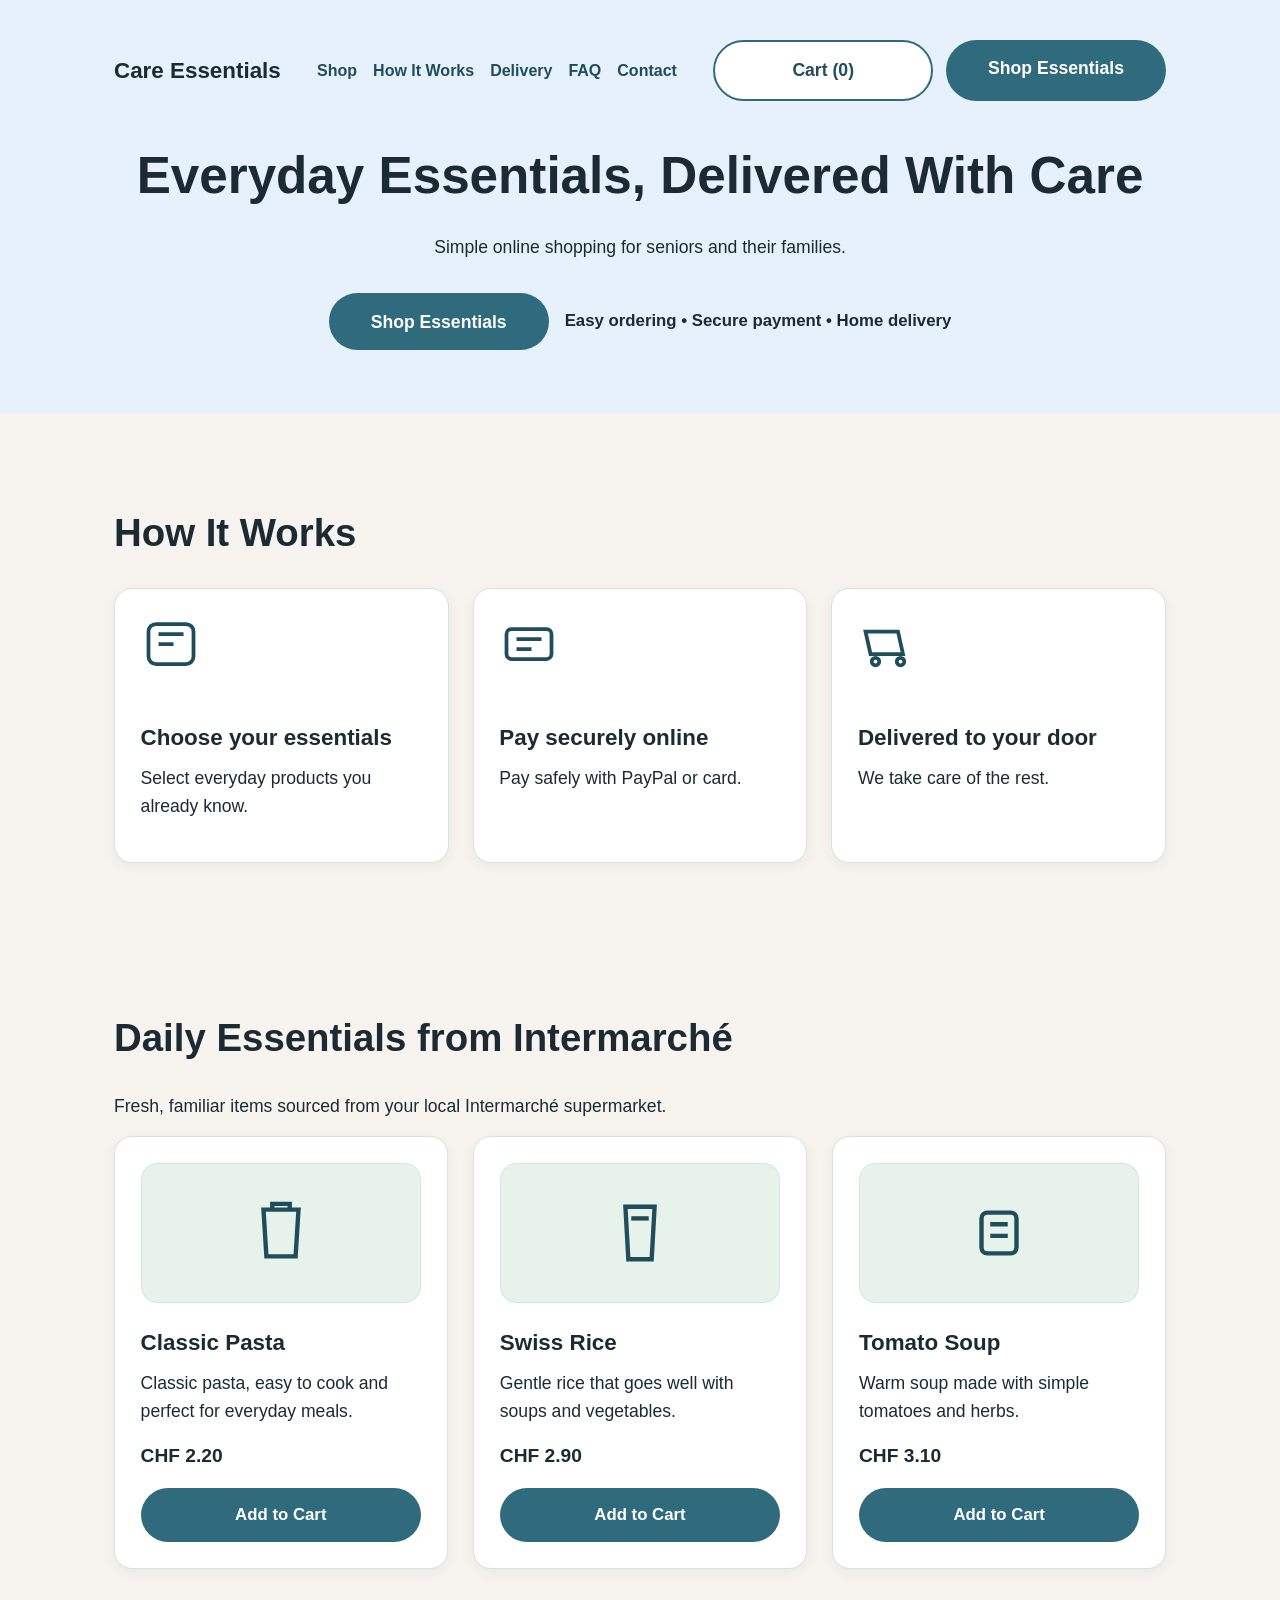
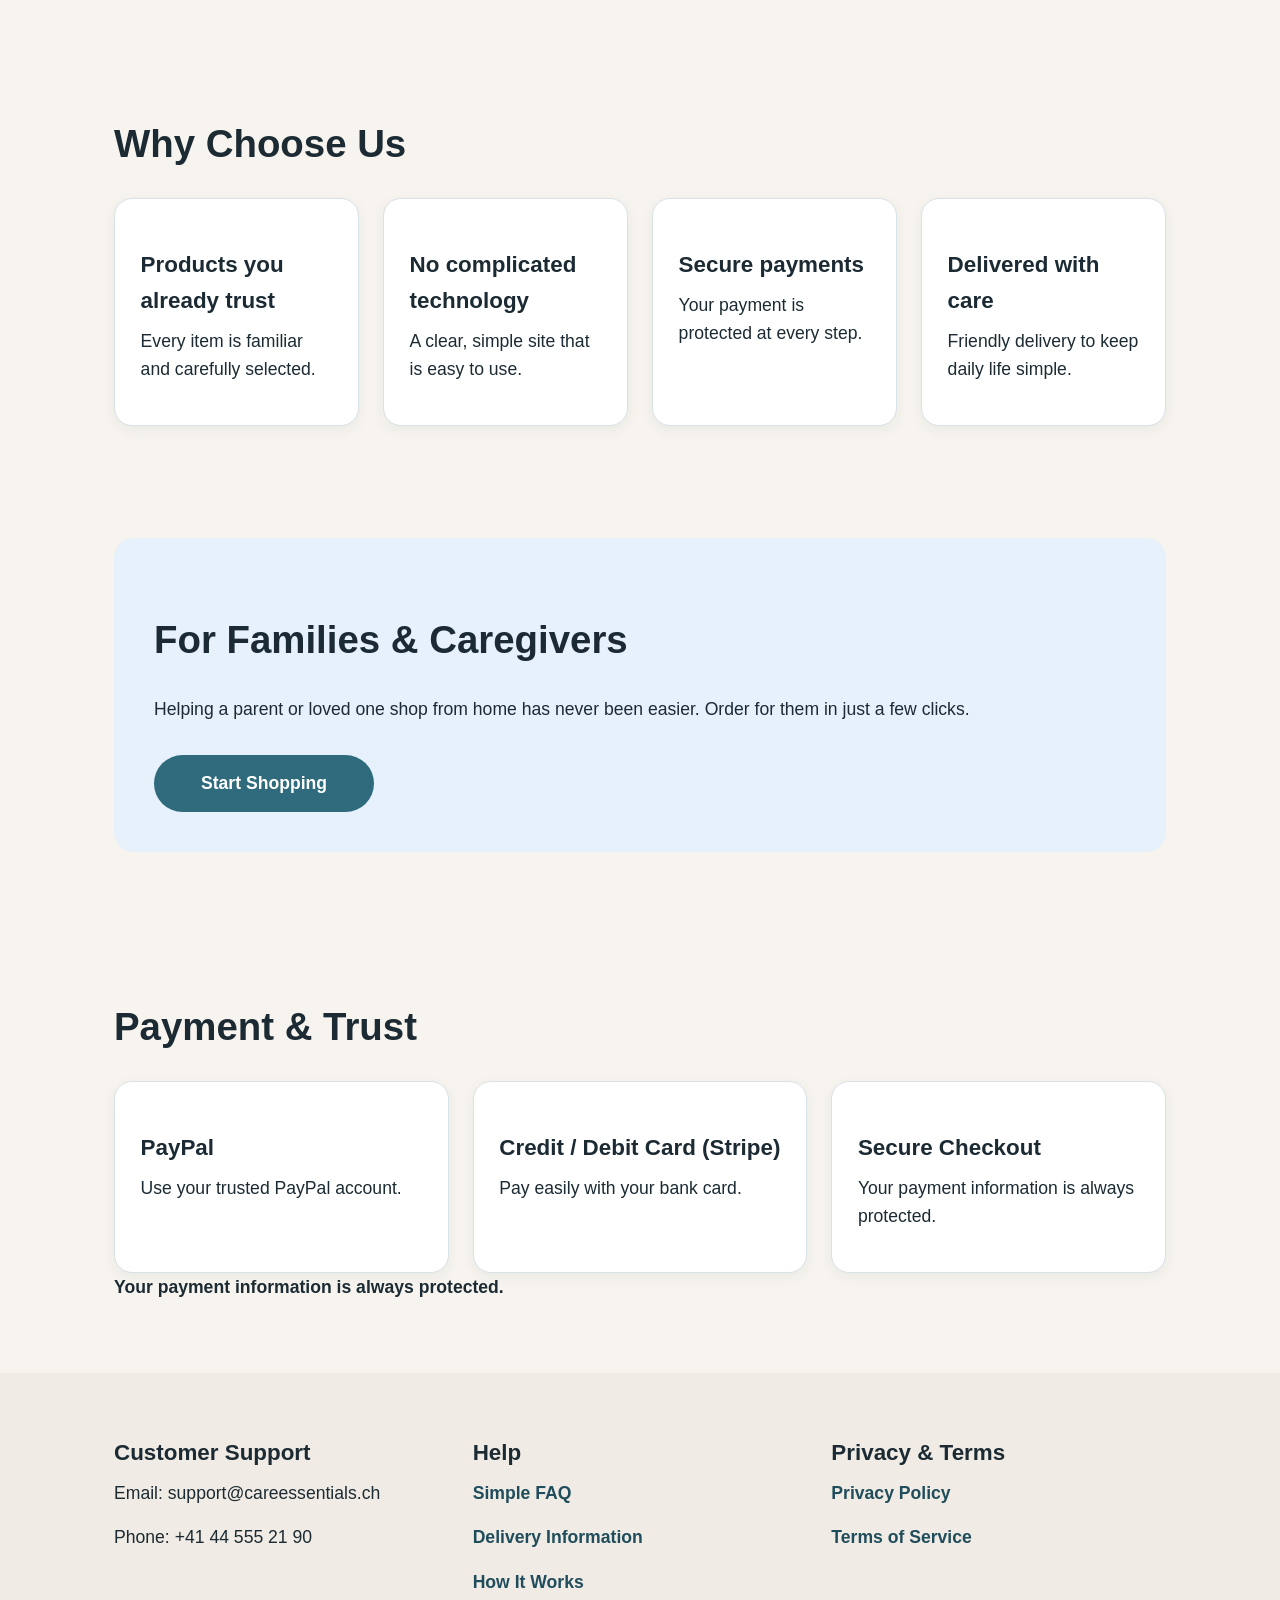
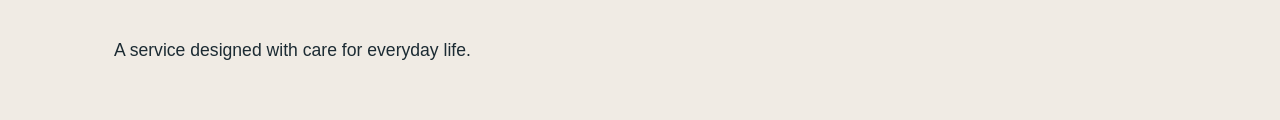
<file: index.html>
<!DOCTYPE html>
<html lang="en">
<head>
  <meta charset="UTF-8" />
  <meta name="viewport" content="width=device-width, initial-scale=1.0" />
  <title>Care Essentials | Everyday Essentials, Delivered With Care</title>
  <link rel="stylesheet" href="styles.css" />
</head>
<body>
  <header>
    <div class="container">
      <nav class="site-nav">
        <div class="brand">Care Essentials</div>
        <div class="nav-links">
          <a href="shop.html">Shop</a>
          <a href="how-it-works.html">How It Works</a>
          <a href="delivery.html">Delivery</a>
          <a href="faq.html">FAQ</a>
          <a href="contact.html">Contact</a>
        </div>
        <div class="nav-cta">
          <a class="btn secondary" href="cart.html">Cart (<span data-cart-count>0</span>)</a>
          <a class="btn" href="shop.html">Shop Essentials</a>
        </div>
      </nav>
      <div class="hero">
        <h1>Everyday Essentials, Delivered With Care</h1>
        <p>Simple online shopping for seniors and their families.</p>
        <div class="hero-actions">
          <a class="btn" href="shop.html">Shop Essentials</a>
          <span class="reassurance">Easy ordering • Secure payment • Home delivery</span>
        </div>
      </div>
    </div>
  </header>

  <section>
    <div class="container">
      <h2>How It Works</h2>
      <div class="grid">
        <div class="card">
          <svg class="icon" viewBox="0 0 24 24" fill="none" stroke="currentColor" stroke-width="1.5">
            <rect x="3" y="4" width="18" height="16" rx="3" />
            <path d="M7 8h10M7 12h6" />
          </svg>
          <h3>Choose your essentials</h3>
          <p>Select everyday products you already know.</p>
        </div>
        <div class="card">
          <svg class="icon" viewBox="0 0 24 24" fill="none" stroke="currentColor" stroke-width="1.5">
            <rect x="3" y="6" width="18" height="12" rx="2" />
            <path d="M7 10h10M7 14h6" />
          </svg>
          <h3>Pay securely online</h3>
          <p>Pay safely with PayPal or card.</p>
        </div>
        <div class="card">
          <svg class="icon" viewBox="0 0 24 24" fill="none" stroke="currentColor" stroke-width="1.5">
            <path d="M3 7h13l2 9H5z" />
            <circle cx="7" cy="19" r="1.5" />
            <circle cx="17" cy="19" r="1.5" />
          </svg>
          <h3>Delivered to your door</h3>
          <p>We take care of the rest.</p>
        </div>
      </div>
    </div>
  </section>

  <section>
    <div class="container">
      <h2>Daily Essentials from Intermarché</h2>
      <p>Fresh, familiar items sourced from your local Intermarché supermarket.</p>
      <div class="products">
        <div class="card">
          <div class="product-image">
            <svg viewBox="0 0 24 24" fill="none" stroke="currentColor" stroke-width="1.5">
              <path d="M6 4h12l-1 16H7z" />
              <path d="M9 4v-2h6v2" />
            </svg>
          </div>
          <h3>Classic Pasta</h3>
          <p>Classic pasta, easy to cook and perfect for everyday meals.</p>
          <div class="price">CHF 2.20</div>
          <a class="btn product-btn" href="shop.html">Add to Cart</a>
        </div>
        <div class="card">
          <div class="product-image">
            <svg viewBox="0 0 24 24" fill="none" stroke="currentColor" stroke-width="1.5">
              <path d="M7 3h10l-1 18H8z" />
              <path d="M9 7h6" />
            </svg>
          </div>
          <h3>Swiss Rice</h3>
          <p>Gentle rice that goes well with soups and vegetables.</p>
          <div class="price">CHF 2.90</div>
          <a class="btn product-btn" href="shop.html">Add to Cart</a>
        </div>
        <div class="card">
          <div class="product-image">
            <svg viewBox="0 0 24 24" fill="none" stroke="currentColor" stroke-width="1.5">
              <rect x="6" y="5" width="12" height="14" rx="2" />
              <path d="M9 9h6M9 13h6" />
            </svg>
          </div>
          <h3>Tomato Soup</h3>
          <p>Warm soup made with simple tomatoes and herbs.</p>
          <div class="price">CHF 3.10</div>
          <a class="btn product-btn" href="shop.html">Add to Cart</a>
        </div>
      </div>
    </div>
  </section>

  <section>
    <div class="container">
      <h2>Why Choose Us</h2>
      <div class="grid">
        <div class="card">
          <h3>Products you already trust</h3>
          <p>Every item is familiar and carefully selected.</p>
        </div>
        <div class="card">
          <h3>No complicated technology</h3>
          <p>A clear, simple site that is easy to use.</p>
        </div>
        <div class="card">
          <h3>Secure payments</h3>
          <p>Your payment is protected at every step.</p>
        </div>
        <div class="card">
          <h3>Delivered with care</h3>
          <p>Friendly delivery to keep daily life simple.</p>
        </div>
      </div>
    </div>
  </section>

  <section>
    <div class="container">
      <div class="family-section">
        <h2>For Families &amp; Caregivers</h2>
        <p>Helping a parent or loved one shop from home has never been easier. Order for them in just a few clicks.</p>
        <a class="btn" href="shop.html">Start Shopping</a>
      </div>
    </div>
  </section>

  <section>
    <div class="container">
      <h2>Payment &amp; Trust</h2>
      <div class="grid">
        <div class="card">
          <h3>PayPal</h3>
          <p>Use your trusted PayPal account.</p>
        </div>
        <div class="card">
          <h3>Credit / Debit Card (Stripe)</h3>
          <p>Pay easily with your bank card.</p>
        </div>
        <div class="card">
          <h3>Secure Checkout</h3>
          <p>Your payment information is always protected.</p>
        </div>
      </div>
      <p class="trust-note">Your payment information is always protected.</p>
    </div>
  </section>

  <footer>
    <div class="container">
      <div class="footer-grid">
        <div>
          <h3>Customer Support</h3>
          <p>Email: support@careessentials.ch</p>
          <p>Phone: +41 44 555 21 90</p>
        </div>
        <div>
          <h3>Help</h3>
          <p><a href="faq.html">Simple FAQ</a></p>
          <p><a href="delivery.html">Delivery Information</a></p>
          <p><a href="how-it-works.html">How It Works</a></p>
        </div>
        <div>
          <h3>Privacy &amp; Terms</h3>
          <p><a href="privacy.html">Privacy Policy</a></p>
          <p><a href="terms.html">Terms of Service</a></p>
        </div>
      </div>
      <p>A service designed with care for everyday life.</p>
    </div>
  </footer>
  <script src="app.js"></script>
</body>
</html>
</file>
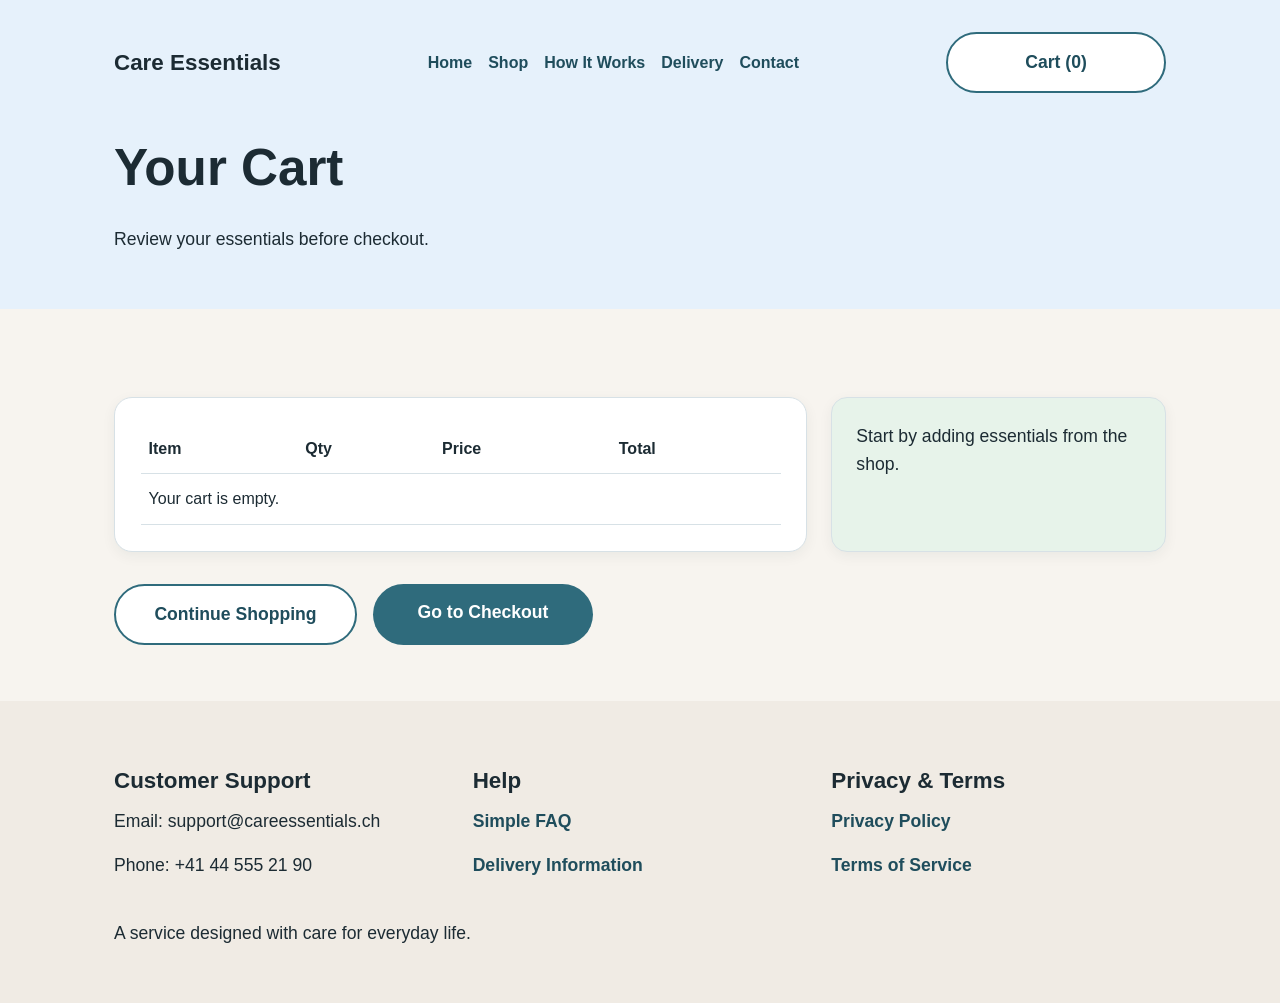
<file: cart.html>
<!DOCTYPE html>
<html lang="en">
<head>
  <meta charset="UTF-8" />
  <meta name="viewport" content="width=device-width, initial-scale=1.0" />
  <title>Your Cart | Care Essentials</title>
  <link rel="stylesheet" href="styles.css" />
</head>
<body>
  <header class="page-header">
    <div class="container">
      <nav class="site-nav">
        <div class="brand">Care Essentials</div>
        <div class="nav-links">
          <a href="index.html">Home</a>
          <a href="shop.html">Shop</a>
          <a href="how-it-works.html">How It Works</a>
          <a href="delivery.html">Delivery</a>
          <a href="contact.html">Contact</a>
        </div>
        <div class="nav-cta">
          <a class="btn secondary" href="cart.html">Cart (<span data-cart-count>0</span>)</a>
        </div>
      </nav>
      <h1>Your Cart</h1>
      <p>Review your essentials before checkout.</p>
    </div>
  </header>

  <section>
    <div class="container">
      <div class="grid">
        <div class="card" style="grid-column: span 2;">
          <table class="table">
            <thead>
              <tr>
                <th>Item</th>
                <th>Qty</th>
                <th>Price</th>
                <th>Total</th>
              </tr>
            </thead>
            <tbody data-cart-table></tbody>
          </table>
        </div>
        <div class="card summary" data-cart-summary>
          <p>Loading cart summary...</p>
        </div>
      </div>
      <div style="margin-top: 2rem; display: flex; gap: 1rem; flex-wrap: wrap;">
        <a class="btn secondary" href="shop.html">Continue Shopping</a>
        <a class="btn" href="checkout.html">Go to Checkout</a>
      </div>
    </div>
  </section>

  <footer>
    <div class="container">
      <div class="footer-grid">
        <div>
          <h3>Customer Support</h3>
          <p>Email: support@careessentials.ch</p>
          <p>Phone: +41 44 555 21 90</p>
        </div>
        <div>
          <h3>Help</h3>
          <p><a href="faq.html">Simple FAQ</a></p>
          <p><a href="delivery.html">Delivery Information</a></p>
        </div>
        <div>
          <h3>Privacy &amp; Terms</h3>
          <p><a href="privacy.html">Privacy Policy</a></p>
          <p><a href="terms.html">Terms of Service</a></p>
        </div>
      </div>
      <p>A service designed with care for everyday life.</p>
    </div>
  </footer>
  <script src="app.js"></script>
</body>
</html>
</file>
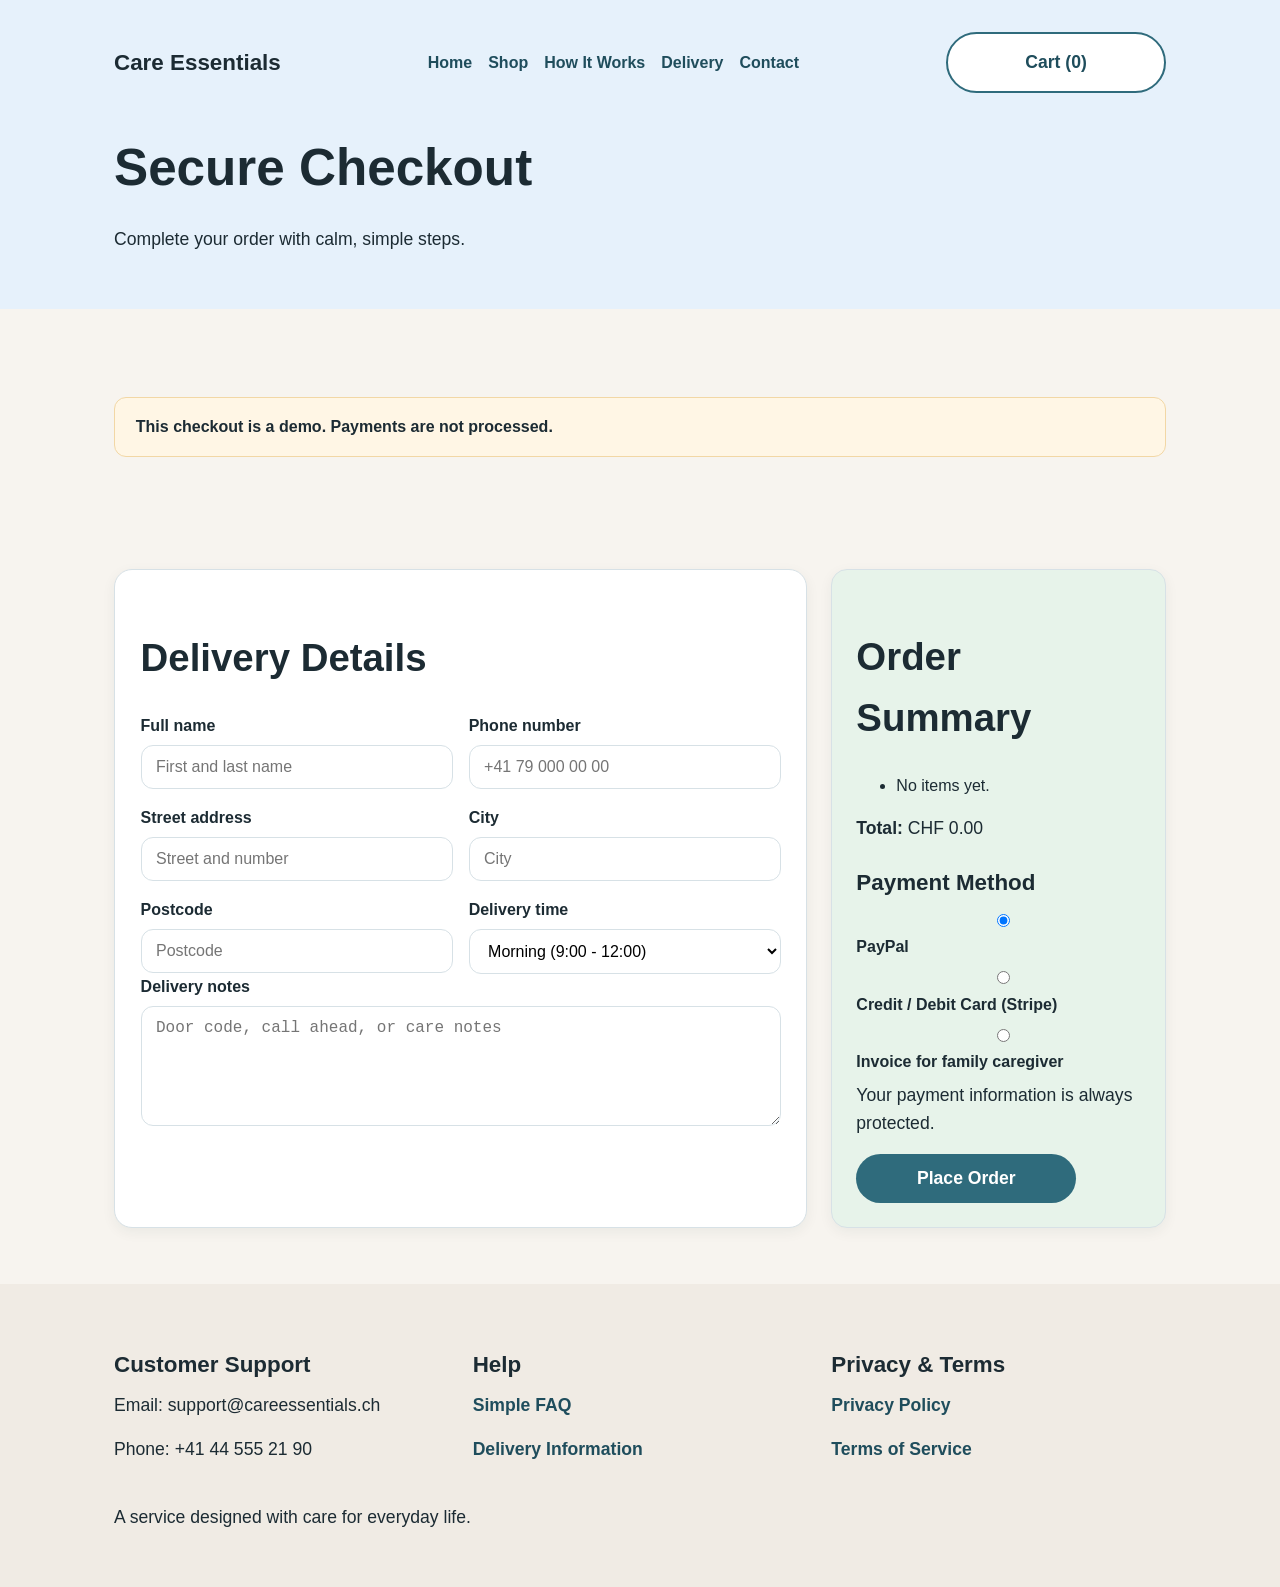
<file: checkout.html>
<!DOCTYPE html>
<html lang="en">
<head>
  <meta charset="UTF-8" />
  <meta name="viewport" content="width=device-width, initial-scale=1.0" />
  <title>Checkout | Care Essentials</title>
  <link rel="stylesheet" href="styles.css" />
</head>
<body>
  <header class="page-header">
    <div class="container">
      <nav class="site-nav">
        <div class="brand">Care Essentials</div>
        <div class="nav-links">
          <a href="index.html">Home</a>
          <a href="shop.html">Shop</a>
          <a href="how-it-works.html">How It Works</a>
          <a href="delivery.html">Delivery</a>
          <a href="contact.html">Contact</a>
        </div>
        <div class="nav-cta">
          <a class="btn secondary" href="cart.html">Cart (<span data-cart-count>0</span>)</a>
        </div>
      </nav>
      <h1>Secure Checkout</h1>
      <p>Complete your order with calm, simple steps.</p>
    </div>
  </header>

  <section>
    <div class="container">
      <div class="notice">This checkout is a demo. Payments are not processed.</div>
    </div>
  </section>

  <section>
    <div class="container">
      <div class="grid">
        <div class="card" style="grid-column: span 2;">
          <h2>Delivery Details</h2>
          <form>
            <div class="form-grid">
              <div>
                <label for="full-name">Full name</label>
                <input id="full-name" type="text" placeholder="First and last name" />
              </div>
              <div>
                <label for="phone">Phone number</label>
                <input id="phone" type="tel" placeholder="+41 79 000 00 00" />
              </div>
              <div>
                <label for="address">Street address</label>
                <input id="address" type="text" placeholder="Street and number" />
              </div>
              <div>
                <label for="city">City</label>
                <input id="city" type="text" placeholder="City" />
              </div>
              <div>
                <label for="postcode">Postcode</label>
                <input id="postcode" type="text" placeholder="Postcode" />
              </div>
              <div>
                <label for="delivery">Delivery time</label>
                <select id="delivery">
                  <option>Morning (9:00 - 12:00)</option>
                  <option>Afternoon (12:00 - 15:00)</option>
                  <option>Late afternoon (15:00 - 18:00)</option>
                </select>
              </div>
            </div>
            <div>
              <label for="notes">Delivery notes</label>
              <textarea id="notes" placeholder="Door code, call ahead, or care notes"></textarea>
            </div>
          </form>
        </div>
        <div class="card summary">
          <h2>Order Summary</h2>
          <ul data-order-list></ul>
          <p><strong>Total:</strong> <span data-order-total>CHF 0.00</span></p>
          <h3>Payment Method</h3>
          <div>
            <label>
              <input type="radio" name="payment" checked /> PayPal
            </label>
          </div>
          <div>
            <label>
              <input type="radio" name="payment" /> Credit / Debit Card (Stripe)
            </label>
          </div>
          <div>
            <label>
              <input type="radio" name="payment" /> Invoice for family caregiver
            </label>
          </div>
          <p>Your payment information is always protected.</p>
          <button class="btn" type="button" data-complete-order>Place Order</button>
        </div>
      </div>
    </div>
  </section>

  <footer>
    <div class="container">
      <div class="footer-grid">
        <div>
          <h3>Customer Support</h3>
          <p>Email: support@careessentials.ch</p>
          <p>Phone: +41 44 555 21 90</p>
        </div>
        <div>
          <h3>Help</h3>
          <p><a href="faq.html">Simple FAQ</a></p>
          <p><a href="delivery.html">Delivery Information</a></p>
        </div>
        <div>
          <h3>Privacy &amp; Terms</h3>
          <p><a href="privacy.html">Privacy Policy</a></p>
          <p><a href="terms.html">Terms of Service</a></p>
        </div>
      </div>
      <p>A service designed with care for everyday life.</p>
    </div>
  </footer>
  <script src="app.js"></script>
</body>
</html>
</file>
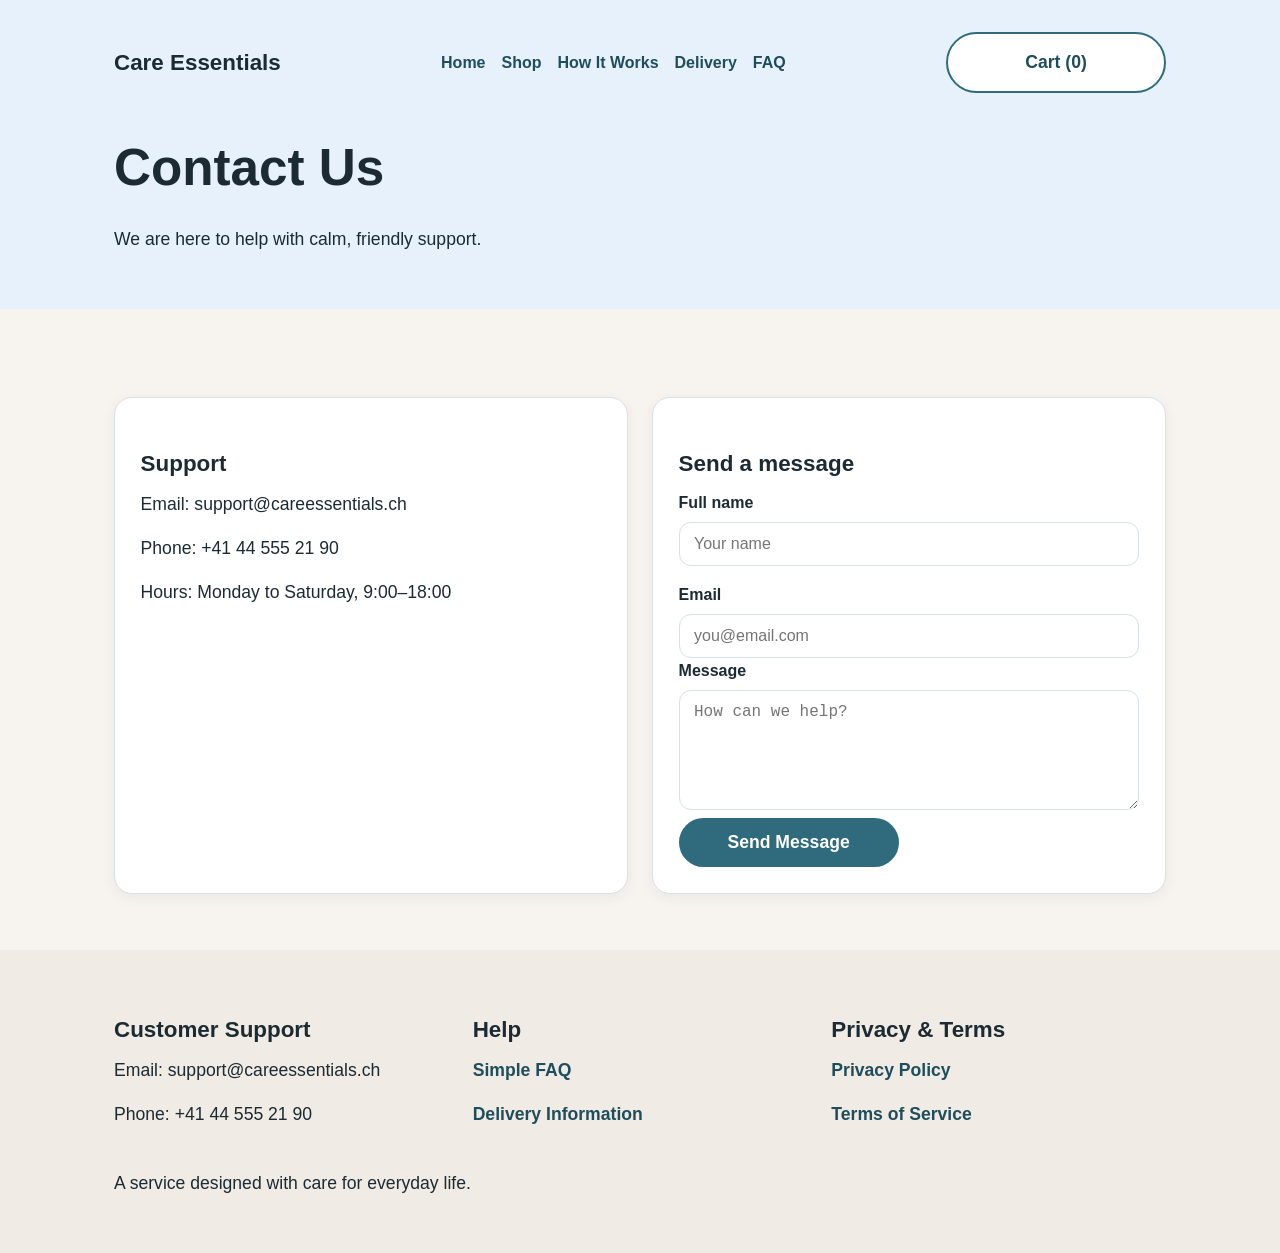
<file: contact.html>
<!DOCTYPE html>
<html lang="en">
<head>
  <meta charset="UTF-8" />
  <meta name="viewport" content="width=device-width, initial-scale=1.0" />
  <title>Contact | Care Essentials</title>
  <link rel="stylesheet" href="styles.css" />
</head>
<body>
  <header class="page-header">
    <div class="container">
      <nav class="site-nav">
        <div class="brand">Care Essentials</div>
        <div class="nav-links">
          <a href="index.html">Home</a>
          <a href="shop.html">Shop</a>
          <a href="how-it-works.html">How It Works</a>
          <a href="delivery.html">Delivery</a>
          <a href="faq.html">FAQ</a>
        </div>
        <div class="nav-cta">
          <a class="btn secondary" href="cart.html">Cart (<span data-cart-count>0</span>)</a>
        </div>
      </nav>
      <h1>Contact Us</h1>
      <p>We are here to help with calm, friendly support.</p>
    </div>
  </header>

  <section>
    <div class="container">
      <div class="grid">
        <div class="card">
          <h3>Support</h3>
          <p>Email: support@careessentials.ch</p>
          <p>Phone: +41 44 555 21 90</p>
          <p>Hours: Monday to Saturday, 9:00–18:00</p>
        </div>
        <div class="card">
          <h3>Send a message</h3>
          <form>
            <div class="form-grid">
              <div>
                <label for="name">Full name</label>
                <input id="name" name="name" type="text" placeholder="Your name" />
              </div>
              <div>
                <label for="email">Email</label>
                <input id="email" name="email" type="email" placeholder="you@email.com" />
              </div>
            </div>
            <div>
              <label for="message">Message</label>
              <textarea id="message" name="message" placeholder="How can we help?"></textarea>
            </div>
            <button class="btn" type="submit">Send Message</button>
          </form>
        </div>
      </div>
    </div>
  </section>

  <footer>
    <div class="container">
      <div class="footer-grid">
        <div>
          <h3>Customer Support</h3>
          <p>Email: support@careessentials.ch</p>
          <p>Phone: +41 44 555 21 90</p>
        </div>
        <div>
          <h3>Help</h3>
          <p><a href="faq.html">Simple FAQ</a></p>
          <p><a href="delivery.html">Delivery Information</a></p>
        </div>
        <div>
          <h3>Privacy &amp; Terms</h3>
          <p><a href="privacy.html">Privacy Policy</a></p>
          <p><a href="terms.html">Terms of Service</a></p>
        </div>
      </div>
      <p>A service designed with care for everyday life.</p>
    </div>
  </footer>
  <script src="app.js"></script>
</body>
</html>
</file>
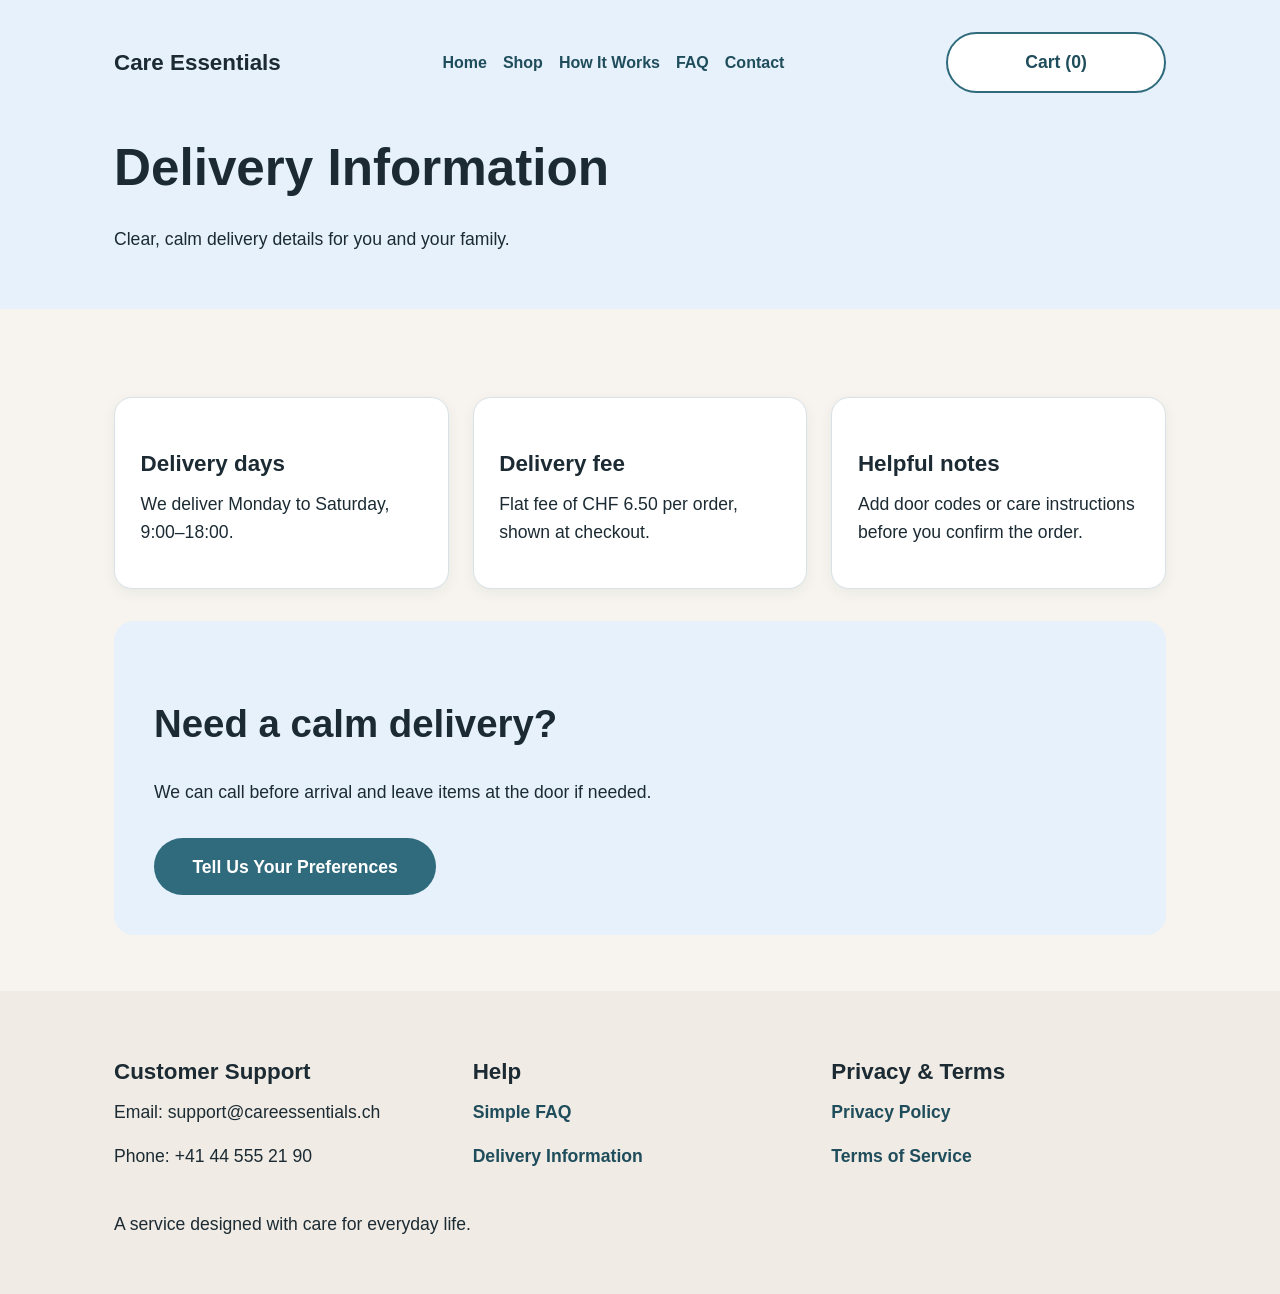
<file: delivery.html>
<!DOCTYPE html>
<html lang="en">
<head>
  <meta charset="UTF-8" />
  <meta name="viewport" content="width=device-width, initial-scale=1.0" />
  <title>Delivery Information | Care Essentials</title>
  <link rel="stylesheet" href="styles.css" />
</head>
<body>
  <header class="page-header">
    <div class="container">
      <nav class="site-nav">
        <div class="brand">Care Essentials</div>
        <div class="nav-links">
          <a href="index.html">Home</a>
          <a href="shop.html">Shop</a>
          <a href="how-it-works.html">How It Works</a>
          <a href="faq.html">FAQ</a>
          <a href="contact.html">Contact</a>
        </div>
        <div class="nav-cta">
          <a class="btn secondary" href="cart.html">Cart (<span data-cart-count>0</span>)</a>
        </div>
      </nav>
      <h1>Delivery Information</h1>
      <p>Clear, calm delivery details for you and your family.</p>
    </div>
  </header>

  <section>
    <div class="container">
      <div class="grid">
        <div class="card">
          <h3>Delivery days</h3>
          <p>We deliver Monday to Saturday, 9:00–18:00.</p>
        </div>
        <div class="card">
          <h3>Delivery fee</h3>
          <p>Flat fee of CHF 6.50 per order, shown at checkout.</p>
        </div>
        <div class="card">
          <h3>Helpful notes</h3>
          <p>Add door codes or care instructions before you confirm the order.</p>
        </div>
      </div>
      <div class="family-section" style="margin-top: 2rem;">
        <h2>Need a calm delivery?</h2>
        <p>We can call before arrival and leave items at the door if needed.</p>
        <a class="btn" href="contact.html">Tell Us Your Preferences</a>
      </div>
    </div>
  </section>

  <footer>
    <div class="container">
      <div class="footer-grid">
        <div>
          <h3>Customer Support</h3>
          <p>Email: support@careessentials.ch</p>
          <p>Phone: +41 44 555 21 90</p>
        </div>
        <div>
          <h3>Help</h3>
          <p><a href="faq.html">Simple FAQ</a></p>
          <p><a href="delivery.html">Delivery Information</a></p>
        </div>
        <div>
          <h3>Privacy &amp; Terms</h3>
          <p><a href="privacy.html">Privacy Policy</a></p>
          <p><a href="terms.html">Terms of Service</a></p>
        </div>
      </div>
      <p>A service designed with care for everyday life.</p>
    </div>
  </footer>
  <script src="app.js"></script>
</body>
</html>
</file>
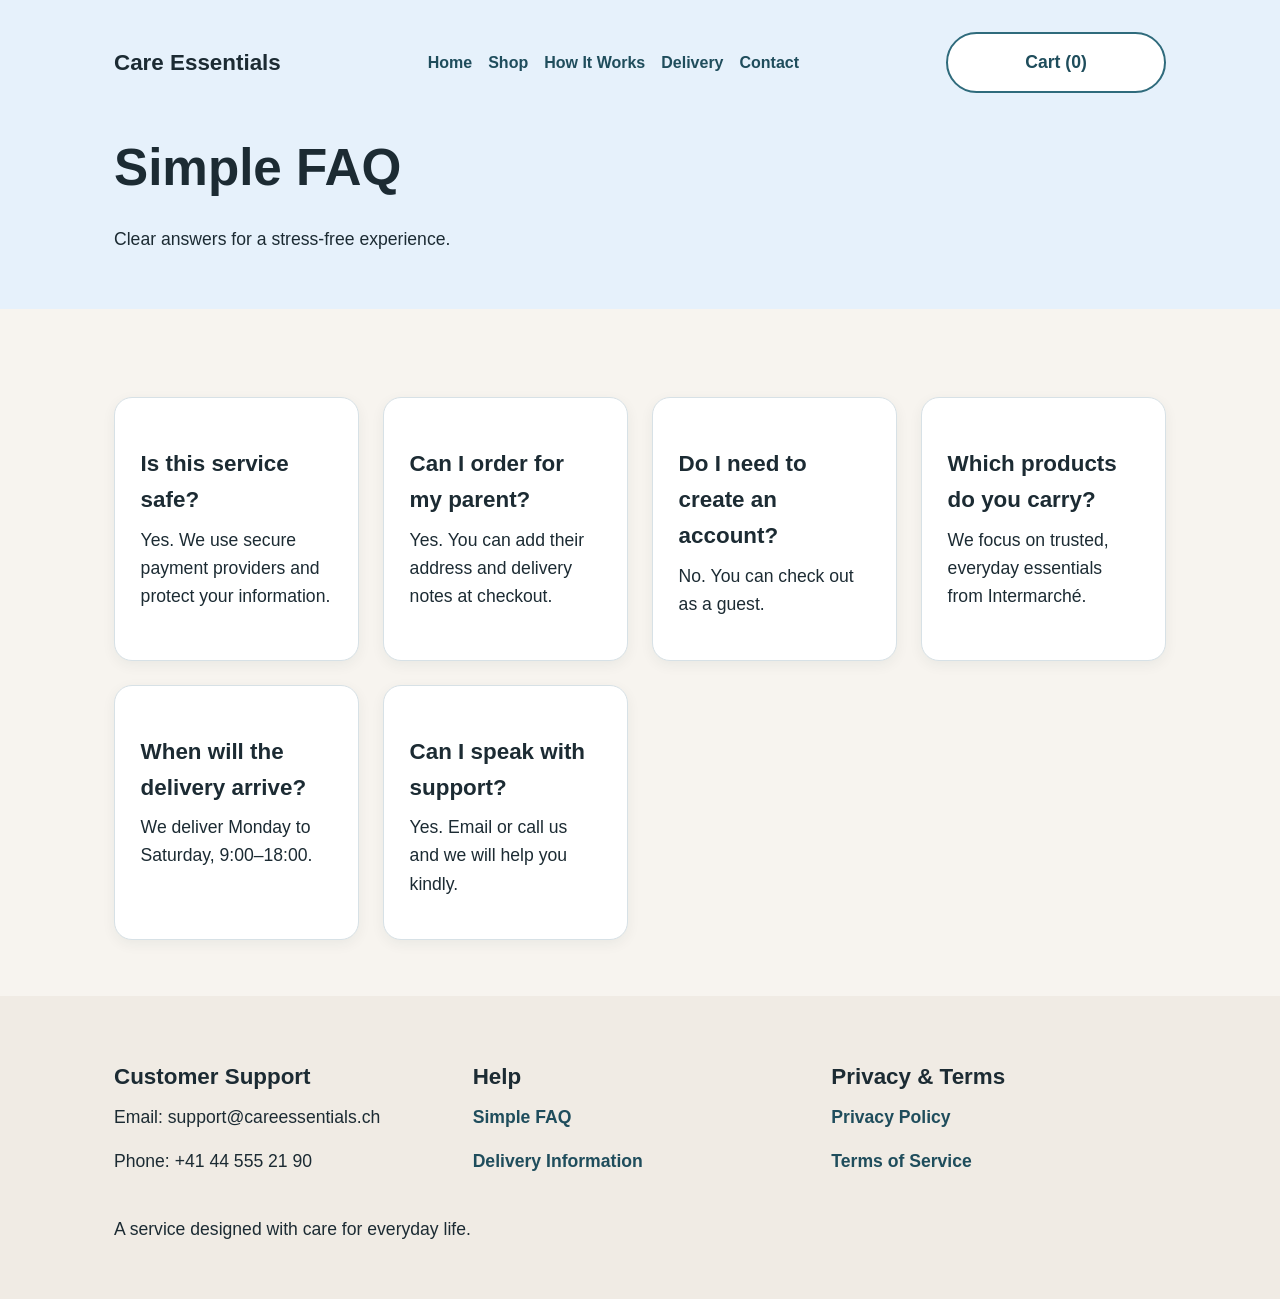
<file: faq.html>
<!DOCTYPE html>
<html lang="en">
<head>
  <meta charset="UTF-8" />
  <meta name="viewport" content="width=device-width, initial-scale=1.0" />
  <title>FAQ | Care Essentials</title>
  <link rel="stylesheet" href="styles.css" />
</head>
<body>
  <header class="page-header">
    <div class="container">
      <nav class="site-nav">
        <div class="brand">Care Essentials</div>
        <div class="nav-links">
          <a href="index.html">Home</a>
          <a href="shop.html">Shop</a>
          <a href="how-it-works.html">How It Works</a>
          <a href="delivery.html">Delivery</a>
          <a href="contact.html">Contact</a>
        </div>
        <div class="nav-cta">
          <a class="btn secondary" href="cart.html">Cart (<span data-cart-count>0</span>)</a>
        </div>
      </nav>
      <h1>Simple FAQ</h1>
      <p>Clear answers for a stress-free experience.</p>
    </div>
  </header>

  <section>
    <div class="container">
      <div class="grid">
        <div class="card">
          <h3>Is this service safe?</h3>
          <p>Yes. We use secure payment providers and protect your information.</p>
        </div>
        <div class="card">
          <h3>Can I order for my parent?</h3>
          <p>Yes. You can add their address and delivery notes at checkout.</p>
        </div>
        <div class="card">
          <h3>Do I need to create an account?</h3>
          <p>No. You can check out as a guest.</p>
        </div>
        <div class="card">
          <h3>Which products do you carry?</h3>
          <p>We focus on trusted, everyday essentials from Intermarché.</p>
        </div>
        <div class="card">
          <h3>When will the delivery arrive?</h3>
          <p>We deliver Monday to Saturday, 9:00–18:00.</p>
        </div>
        <div class="card">
          <h3>Can I speak with support?</h3>
          <p>Yes. Email or call us and we will help you kindly.</p>
        </div>
      </div>
    </div>
  </section>

  <footer>
    <div class="container">
      <div class="footer-grid">
        <div>
          <h3>Customer Support</h3>
          <p>Email: support@careessentials.ch</p>
          <p>Phone: +41 44 555 21 90</p>
        </div>
        <div>
          <h3>Help</h3>
          <p><a href="faq.html">Simple FAQ</a></p>
          <p><a href="delivery.html">Delivery Information</a></p>
        </div>
        <div>
          <h3>Privacy &amp; Terms</h3>
          <p><a href="privacy.html">Privacy Policy</a></p>
          <p><a href="terms.html">Terms of Service</a></p>
        </div>
      </div>
      <p>A service designed with care for everyday life.</p>
    </div>
  </footer>
  <script src="app.js"></script>
</body>
</html>
</file>
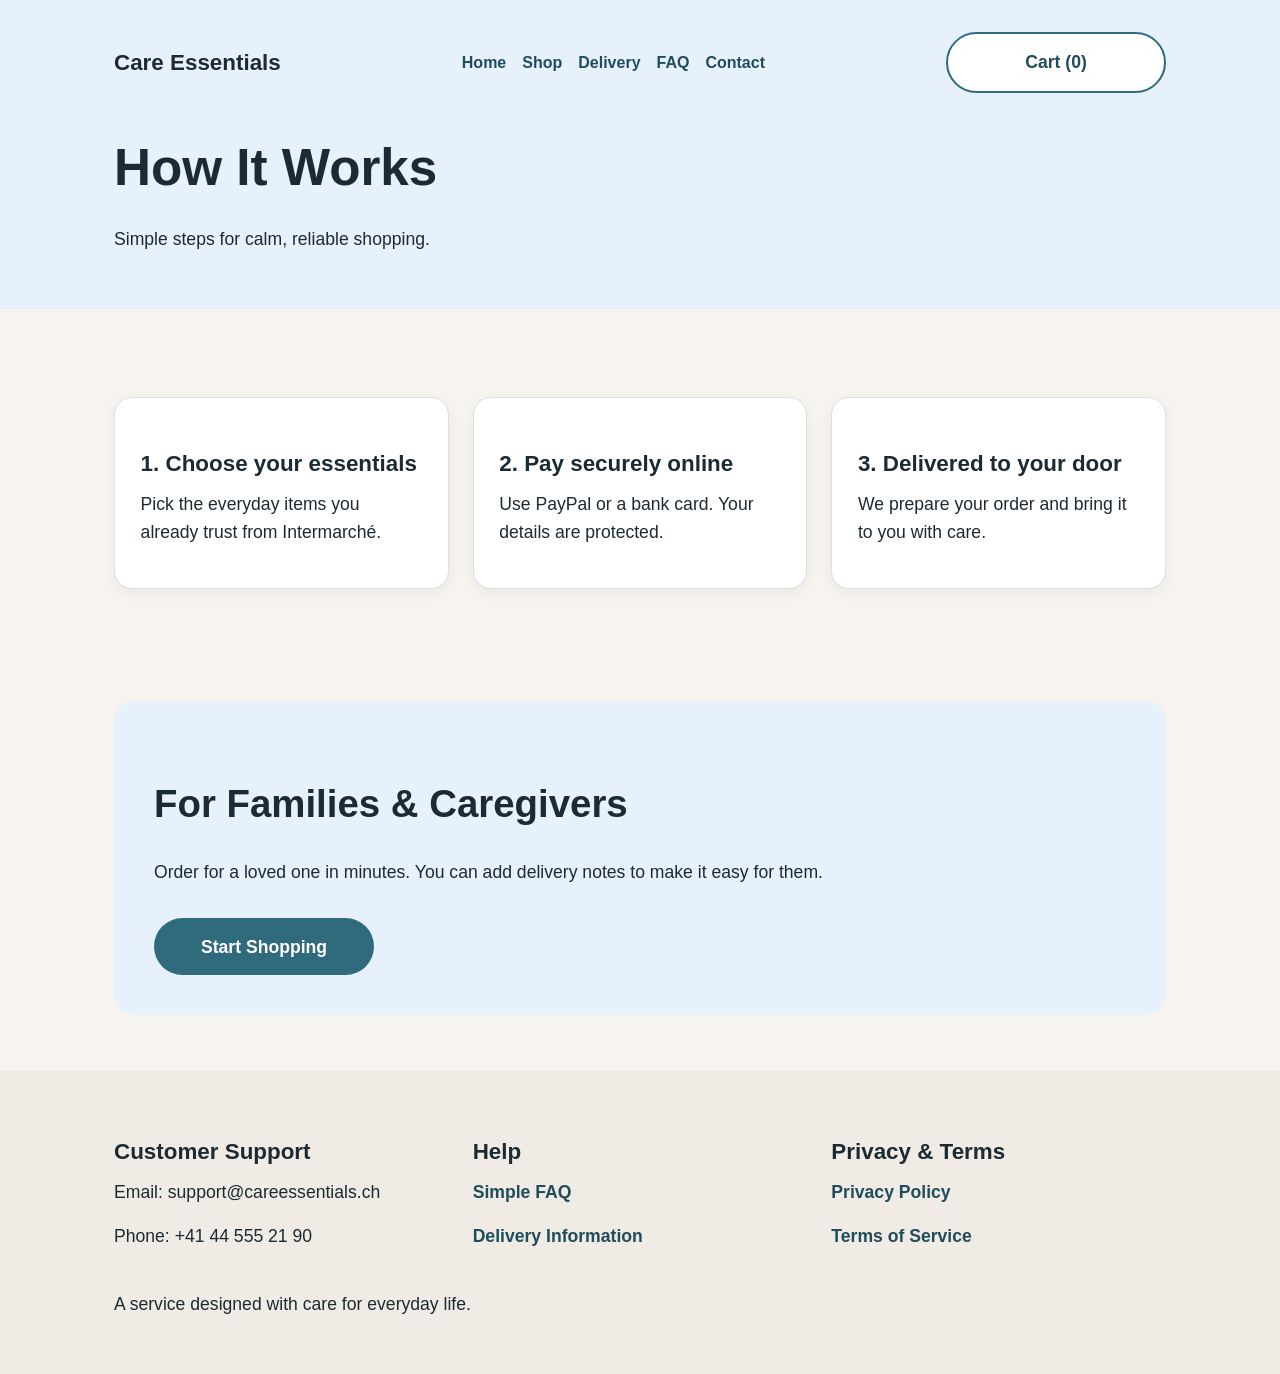
<file: how-it-works.html>
<!DOCTYPE html>
<html lang="en">
<head>
  <meta charset="UTF-8" />
  <meta name="viewport" content="width=device-width, initial-scale=1.0" />
  <title>How It Works | Care Essentials</title>
  <link rel="stylesheet" href="styles.css" />
</head>
<body>
  <header class="page-header">
    <div class="container">
      <nav class="site-nav">
        <div class="brand">Care Essentials</div>
        <div class="nav-links">
          <a href="index.html">Home</a>
          <a href="shop.html">Shop</a>
          <a href="delivery.html">Delivery</a>
          <a href="faq.html">FAQ</a>
          <a href="contact.html">Contact</a>
        </div>
        <div class="nav-cta">
          <a class="btn secondary" href="cart.html">Cart (<span data-cart-count>0</span>)</a>
        </div>
      </nav>
      <h1>How It Works</h1>
      <p>Simple steps for calm, reliable shopping.</p>
    </div>
  </header>

  <section>
    <div class="container">
      <div class="grid">
        <div class="card">
          <h3>1. Choose your essentials</h3>
          <p>Pick the everyday items you already trust from Intermarché.</p>
        </div>
        <div class="card">
          <h3>2. Pay securely online</h3>
          <p>Use PayPal or a bank card. Your details are protected.</p>
        </div>
        <div class="card">
          <h3>3. Delivered to your door</h3>
          <p>We prepare your order and bring it to you with care.</p>
        </div>
      </div>
    </div>
  </section>

  <section>
    <div class="container">
      <div class="family-section">
        <h2>For Families &amp; Caregivers</h2>
        <p>Order for a loved one in minutes. You can add delivery notes to make it easy for them.</p>
        <a class="btn" href="shop.html">Start Shopping</a>
      </div>
    </div>
  </section>

  <footer>
    <div class="container">
      <div class="footer-grid">
        <div>
          <h3>Customer Support</h3>
          <p>Email: support@careessentials.ch</p>
          <p>Phone: +41 44 555 21 90</p>
        </div>
        <div>
          <h3>Help</h3>
          <p><a href="faq.html">Simple FAQ</a></p>
          <p><a href="delivery.html">Delivery Information</a></p>
        </div>
        <div>
          <h3>Privacy &amp; Terms</h3>
          <p><a href="privacy.html">Privacy Policy</a></p>
          <p><a href="terms.html">Terms of Service</a></p>
        </div>
      </div>
      <p>A service designed with care for everyday life.</p>
    </div>
  </footer>
  <script src="app.js"></script>
</body>
</html>
</file>
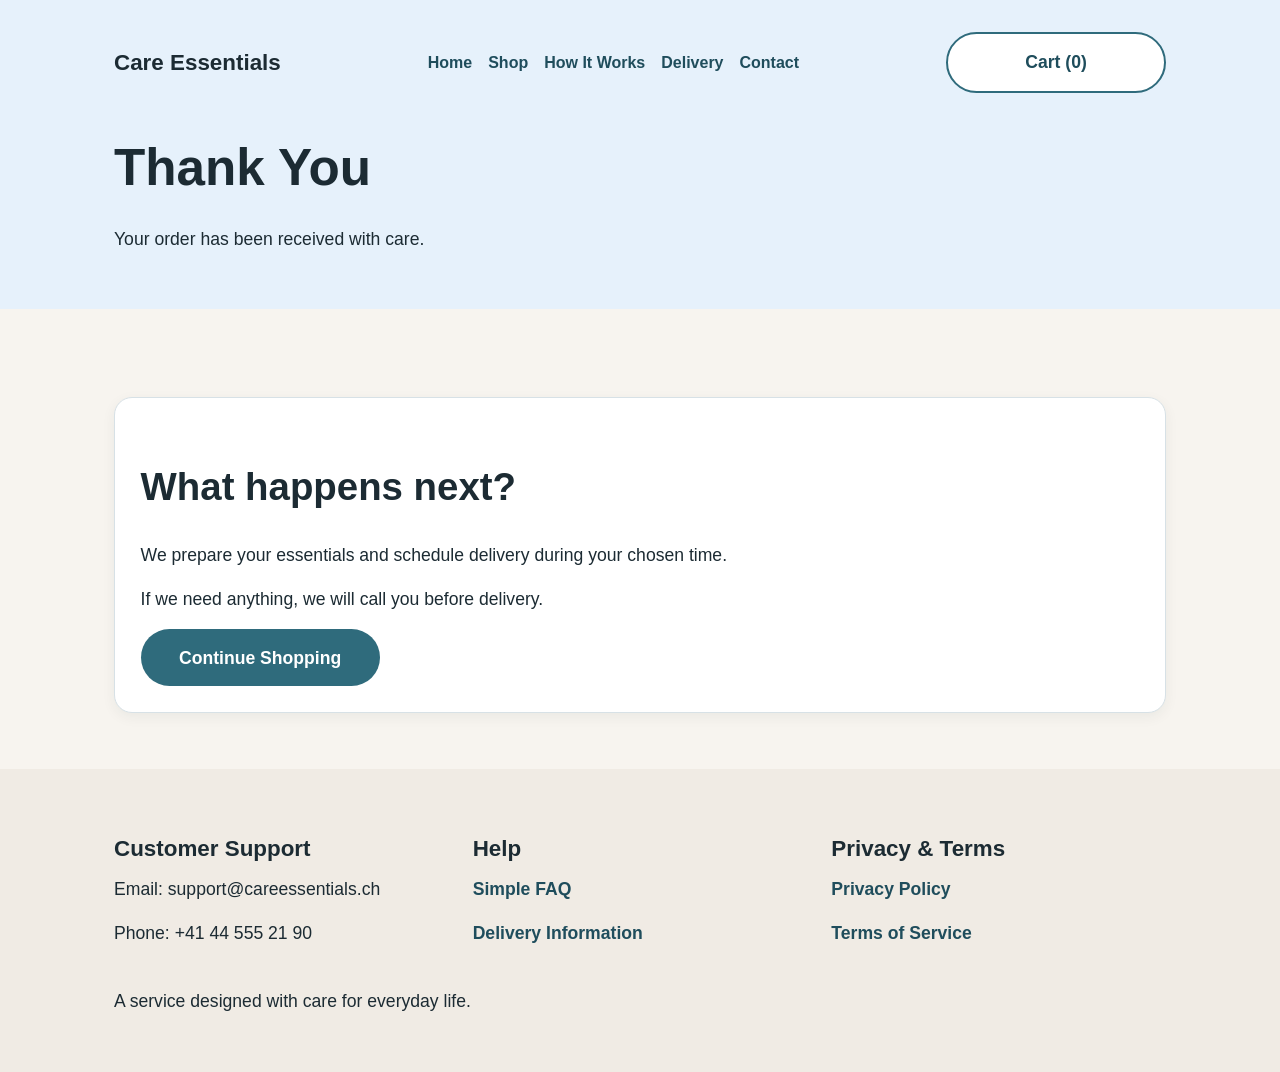
<file: order-confirmation.html>
<!DOCTYPE html>
<html lang="en">
<head>
  <meta charset="UTF-8" />
  <meta name="viewport" content="width=device-width, initial-scale=1.0" />
  <title>Order Confirmed | Care Essentials</title>
  <link rel="stylesheet" href="styles.css" />
</head>
<body>
  <header class="page-header">
    <div class="container">
      <nav class="site-nav">
        <div class="brand">Care Essentials</div>
        <div class="nav-links">
          <a href="index.html">Home</a>
          <a href="shop.html">Shop</a>
          <a href="how-it-works.html">How It Works</a>
          <a href="delivery.html">Delivery</a>
          <a href="contact.html">Contact</a>
        </div>
        <div class="nav-cta">
          <a class="btn secondary" href="cart.html">Cart (<span data-cart-count>0</span>)</a>
        </div>
      </nav>
      <h1>Thank You</h1>
      <p>Your order has been received with care.</p>
    </div>
  </header>

  <section>
    <div class="container">
      <div class="card">
        <h2>What happens next?</h2>
        <p>We prepare your essentials and schedule delivery during your chosen time.</p>
        <p>If we need anything, we will call you before delivery.</p>
        <a class="btn" href="shop.html">Continue Shopping</a>
      </div>
    </div>
  </section>

  <footer>
    <div class="container">
      <div class="footer-grid">
        <div>
          <h3>Customer Support</h3>
          <p>Email: support@careessentials.ch</p>
          <p>Phone: +41 44 555 21 90</p>
        </div>
        <div>
          <h3>Help</h3>
          <p><a href="faq.html">Simple FAQ</a></p>
          <p><a href="delivery.html">Delivery Information</a></p>
        </div>
        <div>
          <h3>Privacy &amp; Terms</h3>
          <p><a href="privacy.html">Privacy Policy</a></p>
          <p><a href="terms.html">Terms of Service</a></p>
        </div>
      </div>
      <p>A service designed with care for everyday life.</p>
    </div>
  </footer>
  <script src="app.js"></script>
</body>
</html>
</file>
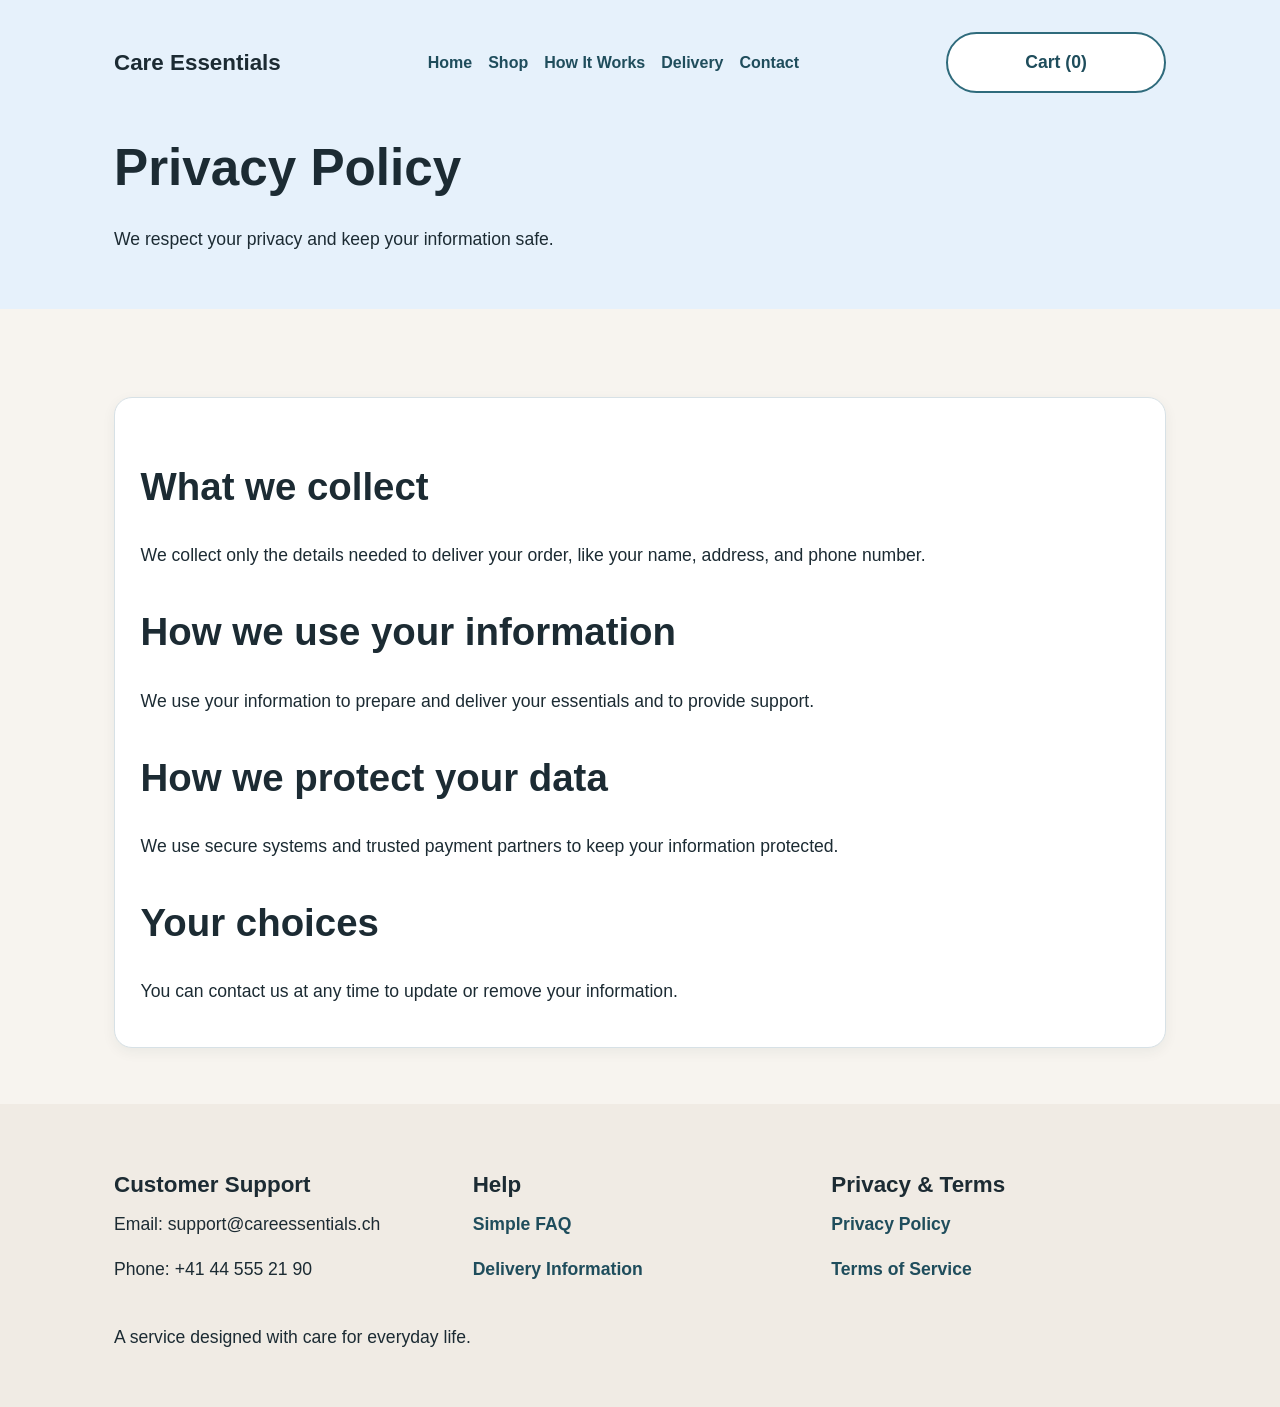
<file: privacy.html>
<!DOCTYPE html>
<html lang="en">
<head>
  <meta charset="UTF-8" />
  <meta name="viewport" content="width=device-width, initial-scale=1.0" />
  <title>Privacy Policy | Care Essentials</title>
  <link rel="stylesheet" href="styles.css" />
</head>
<body>
  <header class="page-header">
    <div class="container">
      <nav class="site-nav">
        <div class="brand">Care Essentials</div>
        <div class="nav-links">
          <a href="index.html">Home</a>
          <a href="shop.html">Shop</a>
          <a href="how-it-works.html">How It Works</a>
          <a href="delivery.html">Delivery</a>
          <a href="contact.html">Contact</a>
        </div>
        <div class="nav-cta">
          <a class="btn secondary" href="cart.html">Cart (<span data-cart-count>0</span>)</a>
        </div>
      </nav>
      <h1>Privacy Policy</h1>
      <p>We respect your privacy and keep your information safe.</p>
    </div>
  </header>

  <section>
    <div class="container">
      <div class="card">
        <h2>What we collect</h2>
        <p>We collect only the details needed to deliver your order, like your name, address, and phone number.</p>
        <h2>How we use your information</h2>
        <p>We use your information to prepare and deliver your essentials and to provide support.</p>
        <h2>How we protect your data</h2>
        <p>We use secure systems and trusted payment partners to keep your information protected.</p>
        <h2>Your choices</h2>
        <p>You can contact us at any time to update or remove your information.</p>
      </div>
    </div>
  </section>

  <footer>
    <div class="container">
      <div class="footer-grid">
        <div>
          <h3>Customer Support</h3>
          <p>Email: support@careessentials.ch</p>
          <p>Phone: +41 44 555 21 90</p>
        </div>
        <div>
          <h3>Help</h3>
          <p><a href="faq.html">Simple FAQ</a></p>
          <p><a href="delivery.html">Delivery Information</a></p>
        </div>
        <div>
          <h3>Privacy &amp; Terms</h3>
          <p><a href="privacy.html">Privacy Policy</a></p>
          <p><a href="terms.html">Terms of Service</a></p>
        </div>
      </div>
      <p>A service designed with care for everyday life.</p>
    </div>
  </footer>
  <script src="app.js"></script>
</body>
</html>
</file>
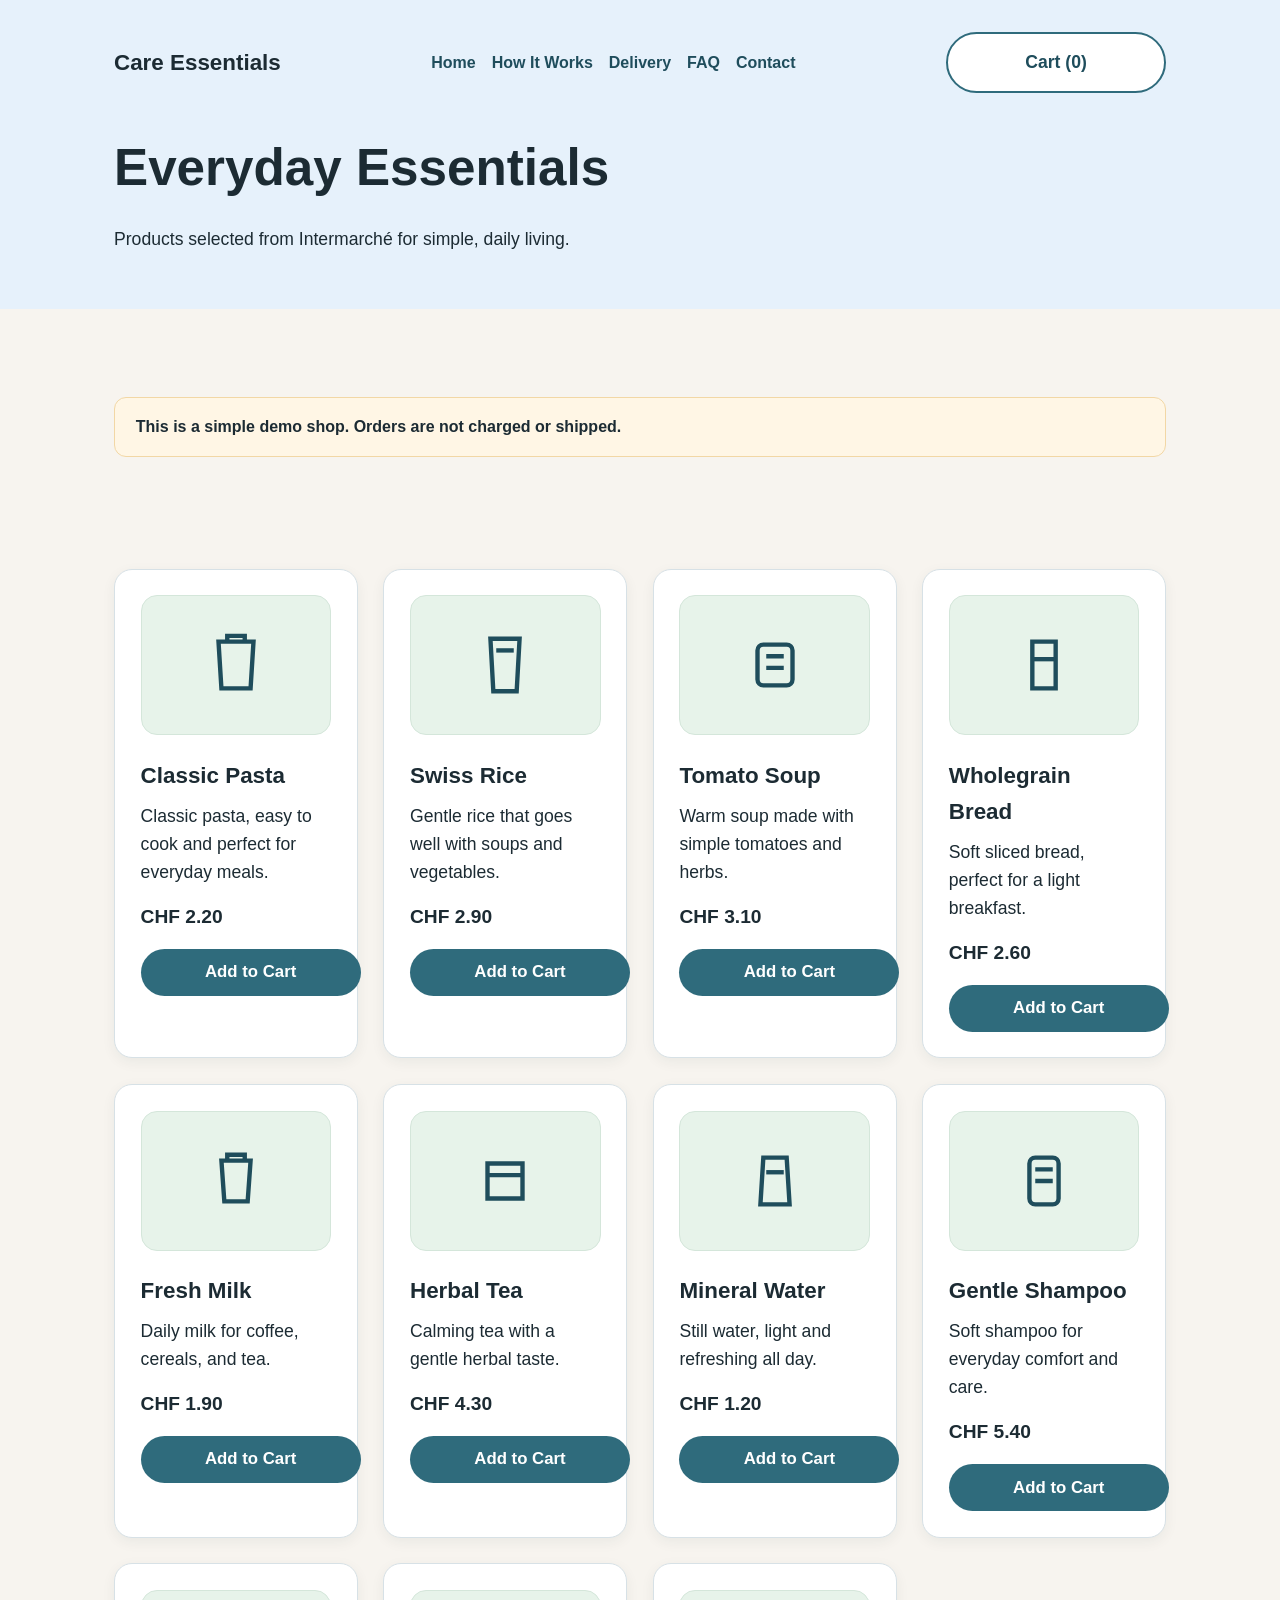
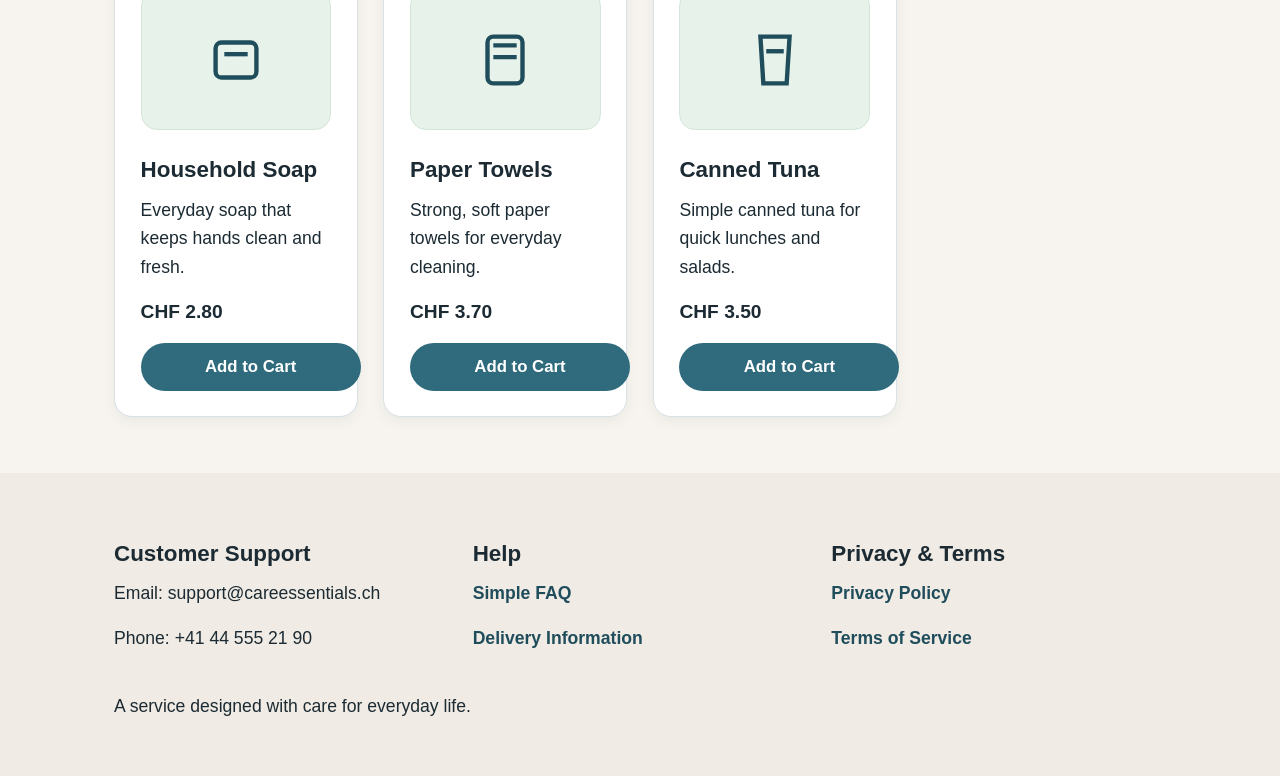
<file: shop.html>
<!DOCTYPE html>
<html lang="en">
<head>
  <meta charset="UTF-8" />
  <meta name="viewport" content="width=device-width, initial-scale=1.0" />
  <title>Shop Essentials | Care Essentials</title>
  <link rel="stylesheet" href="styles.css" />
</head>
<body>
  <header class="page-header">
    <div class="container">
      <nav class="site-nav">
        <div class="brand">Care Essentials</div>
        <div class="nav-links">
          <a href="index.html">Home</a>
          <a href="how-it-works.html">How It Works</a>
          <a href="delivery.html">Delivery</a>
          <a href="faq.html">FAQ</a>
          <a href="contact.html">Contact</a>
        </div>
        <div class="nav-cta">
          <a class="btn secondary" href="cart.html">Cart (<span data-cart-count>0</span>)</a>
        </div>
      </nav>
      <h1>Everyday Essentials</h1>
      <p>Products selected from Intermarché for simple, daily living.</p>
    </div>
  </header>

  <section>
    <div class="container">
      <div class="notice">This is a simple demo shop. Orders are not charged or shipped.</div>
    </div>
  </section>

  <section>
    <div class="container">
      <div class="products">
        <div class="card">
          <div class="product-image">
            <svg viewBox="0 0 24 24" fill="none" stroke="currentColor" stroke-width="1.5">
              <path d="M6 4h12l-1 16H7z" />
              <path d="M9 4v-2h6v2" />
            </svg>
          </div>
          <h3>Classic Pasta</h3>
          <p>Classic pasta, easy to cook and perfect for everyday meals.</p>
          <div class="price">CHF 2.20</div>
          <button class="btn product-btn" data-add-to-cart data-id="pasta" data-name="Classic Pasta" data-description="Classic pasta" data-price="2.20">Add to Cart</button>
        </div>
        <div class="card">
          <div class="product-image">
            <svg viewBox="0 0 24 24" fill="none" stroke="currentColor" stroke-width="1.5">
              <path d="M7 3h10l-1 18H8z" />
              <path d="M9 7h6" />
            </svg>
          </div>
          <h3>Swiss Rice</h3>
          <p>Gentle rice that goes well with soups and vegetables.</p>
          <div class="price">CHF 2.90</div>
          <button class="btn product-btn" data-add-to-cart data-id="rice" data-name="Swiss Rice" data-description="Gentle rice" data-price="2.90">Add to Cart</button>
        </div>
        <div class="card">
          <div class="product-image">
            <svg viewBox="0 0 24 24" fill="none" stroke="currentColor" stroke-width="1.5">
              <rect x="6" y="5" width="12" height="14" rx="2" />
              <path d="M9 9h6M9 13h6" />
            </svg>
          </div>
          <h3>Tomato Soup</h3>
          <p>Warm soup made with simple tomatoes and herbs.</p>
          <div class="price">CHF 3.10</div>
          <button class="btn product-btn" data-add-to-cart data-id="soup" data-name="Tomato Soup" data-description="Warm soup" data-price="3.10">Add to Cart</button>
        </div>
        <div class="card">
          <div class="product-image">
            <svg viewBox="0 0 24 24" fill="none" stroke="currentColor" stroke-width="1.5">
              <path d="M8 4h8v16H8z" />
              <path d="M8 10h8" />
            </svg>
          </div>
          <h3>Wholegrain Bread</h3>
          <p>Soft sliced bread, perfect for a light breakfast.</p>
          <div class="price">CHF 2.60</div>
          <button class="btn product-btn" data-add-to-cart data-id="bread" data-name="Wholegrain Bread" data-description="Soft sliced bread" data-price="2.60">Add to Cart</button>
        </div>
        <div class="card">
          <div class="product-image">
            <svg viewBox="0 0 24 24" fill="none" stroke="currentColor" stroke-width="1.5">
              <path d="M7 5h10l-1 14H8z" />
              <path d="M9 5V3h6v2" />
            </svg>
          </div>
          <h3>Fresh Milk</h3>
          <p>Daily milk for coffee, cereals, and tea.</p>
          <div class="price">CHF 1.90</div>
          <button class="btn product-btn" data-add-to-cart data-id="milk" data-name="Fresh Milk" data-description="Daily milk" data-price="1.90">Add to Cart</button>
        </div>
        <div class="card">
          <div class="product-image">
            <svg viewBox="0 0 24 24" fill="none" stroke="currentColor" stroke-width="1.5">
              <path d="M6 6h12v12H6z" />
              <path d="M6 10h12" />
            </svg>
          </div>
          <h3>Herbal Tea</h3>
          <p>Calming tea with a gentle herbal taste.</p>
          <div class="price">CHF 4.30</div>
          <button class="btn product-btn" data-add-to-cart data-id="tea" data-name="Herbal Tea" data-description="Calming tea" data-price="4.30">Add to Cart</button>
        </div>
        <div class="card">
          <div class="product-image">
            <svg viewBox="0 0 24 24" fill="none" stroke="currentColor" stroke-width="1.5">
              <path d="M8 4h8l1 16H7z" />
              <path d="M9 9h6" />
            </svg>
          </div>
          <h3>Mineral Water</h3>
          <p>Still water, light and refreshing all day.</p>
          <div class="price">CHF 1.20</div>
          <button class="btn product-btn" data-add-to-cart data-id="water" data-name="Mineral Water" data-description="Still water" data-price="1.20">Add to Cart</button>
        </div>
        <div class="card">
          <div class="product-image">
            <svg viewBox="0 0 24 24" fill="none" stroke="currentColor" stroke-width="1.5">
              <rect x="7" y="4" width="10" height="16" rx="2" />
              <path d="M9 8h6M9 12h6" />
            </svg>
          </div>
          <h3>Gentle Shampoo</h3>
          <p>Soft shampoo for everyday comfort and care.</p>
          <div class="price">CHF 5.40</div>
          <button class="btn product-btn" data-add-to-cart data-id="shampoo" data-name="Gentle Shampoo" data-description="Soft shampoo" data-price="5.40">Add to Cart</button>
        </div>
        <div class="card">
          <div class="product-image">
            <svg viewBox="0 0 24 24" fill="none" stroke="currentColor" stroke-width="1.5">
              <rect x="5" y="6" width="14" height="12" rx="2" />
              <path d="M8 10h8" />
            </svg>
          </div>
          <h3>Household Soap</h3>
          <p>Everyday soap that keeps hands clean and fresh.</p>
          <div class="price">CHF 2.80</div>
          <button class="btn product-btn" data-add-to-cart data-id="soap" data-name="Household Soap" data-description="Everyday soap" data-price="2.80">Add to Cart</button>
        </div>
        <div class="card">
          <div class="product-image">
            <svg viewBox="0 0 24 24" fill="none" stroke="currentColor" stroke-width="1.5">
              <rect x="6" y="4" width="12" height="16" rx="2" />
              <path d="M8 7h8M8 11h8" />
            </svg>
          </div>
          <h3>Paper Towels</h3>
          <p>Strong, soft paper towels for everyday cleaning.</p>
          <div class="price">CHF 3.70</div>
          <button class="btn product-btn" data-add-to-cart data-id="towels" data-name="Paper Towels" data-description="Paper towels" data-price="3.70">Add to Cart</button>
        </div>
        <div class="card">
          <div class="product-image">
            <svg viewBox="0 0 24 24" fill="none" stroke="currentColor" stroke-width="1.5">
              <path d="M7 4h10l-1 16H8z" />
              <path d="M9 9h6" />
            </svg>
          </div>
          <h3>Canned Tuna</h3>
          <p>Simple canned tuna for quick lunches and salads.</p>
          <div class="price">CHF 3.50</div>
          <button class="btn product-btn" data-add-to-cart data-id="tuna" data-name="Canned Tuna" data-description="Canned tuna" data-price="3.50">Add to Cart</button>
        </div>
      </div>
    </div>
  </section>

  <footer>
    <div class="container">
      <div class="footer-grid">
        <div>
          <h3>Customer Support</h3>
          <p>Email: support@careessentials.ch</p>
          <p>Phone: +41 44 555 21 90</p>
        </div>
        <div>
          <h3>Help</h3>
          <p><a href="faq.html">Simple FAQ</a></p>
          <p><a href="delivery.html">Delivery Information</a></p>
        </div>
        <div>
          <h3>Privacy &amp; Terms</h3>
          <p><a href="privacy.html">Privacy Policy</a></p>
          <p><a href="terms.html">Terms of Service</a></p>
        </div>
      </div>
      <p>A service designed with care for everyday life.</p>
    </div>
  </footer>
  <script src="app.js"></script>
</body>
</html>
</file>
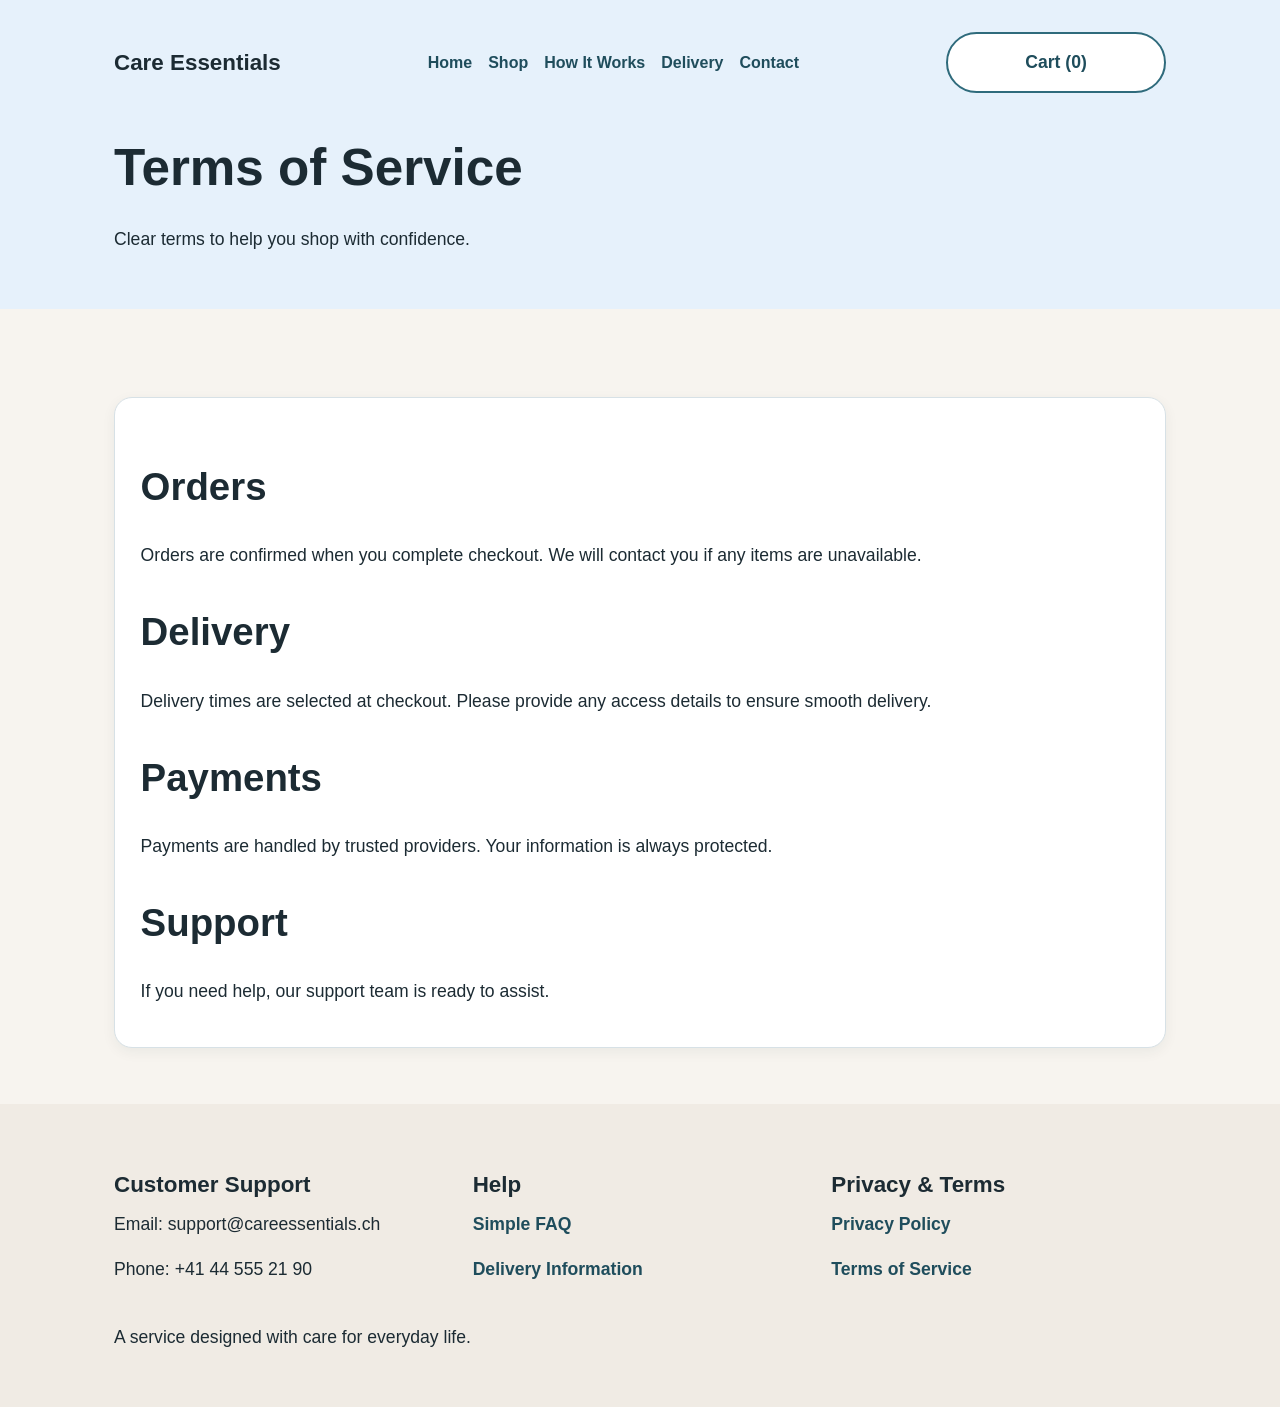
<file: terms.html>
<!DOCTYPE html>
<html lang="en">
<head>
  <meta charset="UTF-8" />
  <meta name="viewport" content="width=device-width, initial-scale=1.0" />
  <title>Terms of Service | Care Essentials</title>
  <link rel="stylesheet" href="styles.css" />
</head>
<body>
  <header class="page-header">
    <div class="container">
      <nav class="site-nav">
        <div class="brand">Care Essentials</div>
        <div class="nav-links">
          <a href="index.html">Home</a>
          <a href="shop.html">Shop</a>
          <a href="how-it-works.html">How It Works</a>
          <a href="delivery.html">Delivery</a>
          <a href="contact.html">Contact</a>
        </div>
        <div class="nav-cta">
          <a class="btn secondary" href="cart.html">Cart (<span data-cart-count>0</span>)</a>
        </div>
      </nav>
      <h1>Terms of Service</h1>
      <p>Clear terms to help you shop with confidence.</p>
    </div>
  </header>

  <section>
    <div class="container">
      <div class="card">
        <h2>Orders</h2>
        <p>Orders are confirmed when you complete checkout. We will contact you if any items are unavailable.</p>
        <h2>Delivery</h2>
        <p>Delivery times are selected at checkout. Please provide any access details to ensure smooth delivery.</p>
        <h2>Payments</h2>
        <p>Payments are handled by trusted providers. Your information is always protected.</p>
        <h2>Support</h2>
        <p>If you need help, our support team is ready to assist.</p>
      </div>
    </div>
  </section>

  <footer>
    <div class="container">
      <div class="footer-grid">
        <div>
          <h3>Customer Support</h3>
          <p>Email: support@careessentials.ch</p>
          <p>Phone: +41 44 555 21 90</p>
        </div>
        <div>
          <h3>Help</h3>
          <p><a href="faq.html">Simple FAQ</a></p>
          <p><a href="delivery.html">Delivery Information</a></p>
        </div>
        <div>
          <h3>Privacy &amp; Terms</h3>
          <p><a href="privacy.html">Privacy Policy</a></p>
          <p><a href="terms.html">Terms of Service</a></p>
        </div>
      </div>
      <p>A service designed with care for everyday life.</p>
    </div>
  </footer>
  <script src="app.js"></script>
</body>
</html>
</file>
<file: styles.css>
:root {
  --ink: #1c2b33;
  --soft-blue: #e6f1fb;
  --soft-green: #e7f3ea;
  --soft-beige: #f7f4ef;
  --accent: #2f6b7c;
  --accent-dark: #1f4d5c;
  --card: #ffffff;
  --border: #d7e1e6;
  --shadow: 0 4px 14px rgba(24, 44, 55, 0.06);
}

* {
  box-sizing: border-box;
}

body {
  margin: 0;
  font-family: "Segoe UI", Arial, sans-serif;
  color: var(--ink);
  background: var(--soft-beige);
  line-height: 1.6;
}

a {
  color: var(--accent-dark);
  text-decoration: none;
  font-weight: 600;
}

a:focus,
button:focus,
input:focus,
select:focus {
  outline: 3px solid #9ac2d3;
  outline-offset: 2px;
}

header {
  background: var(--soft-blue);
  padding: 2.5rem 1.5rem 3rem;
}

.container {
  max-width: 1100px;
  margin: 0 auto;
  padding: 0 1.5rem;
}

.site-nav {
  display: flex;
  flex-wrap: wrap;
  justify-content: space-between;
  align-items: center;
  gap: 1rem;
  margin-bottom: 2rem;
}

.brand {
  font-size: 1.4rem;
  font-weight: 700;
}

.nav-links {
  display: flex;
  flex-wrap: wrap;
  gap: 1rem;
  font-size: 1rem;
}

.nav-cta {
  display: flex;
  gap: 0.8rem;
  flex-wrap: wrap;
}

h1 {
  font-size: clamp(2.2rem, 4vw, 3.4rem);
  margin-bottom: 1rem;
}

h2 {
  font-size: clamp(1.8rem, 3vw, 2.6rem);
  margin-bottom: 1.5rem;
}

h3 {
  font-size: 1.4rem;
  margin-bottom: 0.5rem;
}

p {
  font-size: 1.1rem;
  margin: 0 0 1rem;
}

.hero {
  text-align: center;
  padding-bottom: 1rem;
}

.hero-actions {
  margin-top: 2rem;
  display: flex;
  flex-direction: column;
  align-items: center;
  gap: 1rem;
}

.btn {
  background: var(--accent);
  color: #fff;
  border: none;
  border-radius: 999px;
  padding: 0.9rem 2.4rem;
  font-size: 1.1rem;
  font-weight: 600;
  cursor: pointer;
  min-width: 220px;
  text-align: center;
  display: inline-block;
}

.btn.secondary {
  background: #fff;
  color: var(--accent-dark);
  border: 2px solid var(--accent);
}

.reassurance {
  font-weight: 600;
  font-size: 1.05rem;
}

section {
  padding: 3.5rem 0;
}

.grid {
  display: grid;
  grid-template-columns: repeat(auto-fit, minmax(220px, 1fr));
  gap: 1.5rem;
}

.card {
  background: var(--card);
  border: 1px solid var(--border);
  border-radius: 18px;
  padding: 1.6rem;
  box-shadow: var(--shadow);
}

.icon {
  width: 60px;
  height: 60px;
  margin-bottom: 1rem;
  color: var(--accent-dark);
}

.products {
  display: grid;
  grid-template-columns: repeat(auto-fit, minmax(230px, 1fr));
  gap: 1.6rem;
}

.product-image {
  background: var(--soft-green);
  border-radius: 16px;
  height: 140px;
  display: flex;
  align-items: center;
  justify-content: center;
  margin-bottom: 1rem;
  border: 1px solid #d4e6da;
}

.product-image svg {
  width: 70px;
  height: 70px;
  color: var(--accent-dark);
}

.price {
  font-weight: 700;
  font-size: 1.2rem;
  margin: 0.5rem 0 1rem;
}

.product-btn {
  width: 100%;
  padding: 0.85rem 1rem;
  font-size: 1.05rem;
}

.family-section {
  background: var(--soft-blue);
  border-radius: 20px;
  padding: 2.5rem;
}

.family-section .btn {
  margin-top: 1rem;
}

.page-header {
  background: var(--soft-blue);
  padding: 2rem 0 2.5rem;
  margin-bottom: 2rem;
}

.form-grid {
  display: grid;
  grid-template-columns: repeat(auto-fit, minmax(240px, 1fr));
  gap: 1rem;
}

label {
  font-weight: 600;
  display: block;
  margin-bottom: 0.4rem;
}

input,
select,
textarea {
  width: 100%;
  padding: 0.75rem 0.9rem;
  border-radius: 12px;
  border: 1px solid var(--border);
  font-size: 1rem;
  background: #fff;
}

textarea {
  min-height: 120px;
  resize: vertical;
}

.table {
  width: 100%;
  border-collapse: collapse;
  font-size: 1rem;
}

.table th,
.table td {
  text-align: left;
  padding: 0.75rem 0.5rem;
  border-bottom: 1px solid var(--border);
}

.summary {
  background: var(--soft-green);
  border-radius: 16px;
  padding: 1.5rem;
}

.notice {
  background: #fff6e5;
  border: 1px solid #f2d7a5;
  padding: 1rem 1.3rem;
  border-radius: 12px;
  font-weight: 600;
}

footer {
  background: #f0ebe4;
  padding: 2.5rem 1.5rem;
  font-size: 1rem;
}

.footer-grid {
  display: grid;
  grid-template-columns: repeat(auto-fit, minmax(210px, 1fr));
  gap: 1.5rem;
  margin-bottom: 1.5rem;
}

.trust-note {
  font-weight: 600;
}

@media (min-width: 768px) {
  .hero-actions {
    flex-direction: row;
    justify-content: center;
  }
}
</file>
